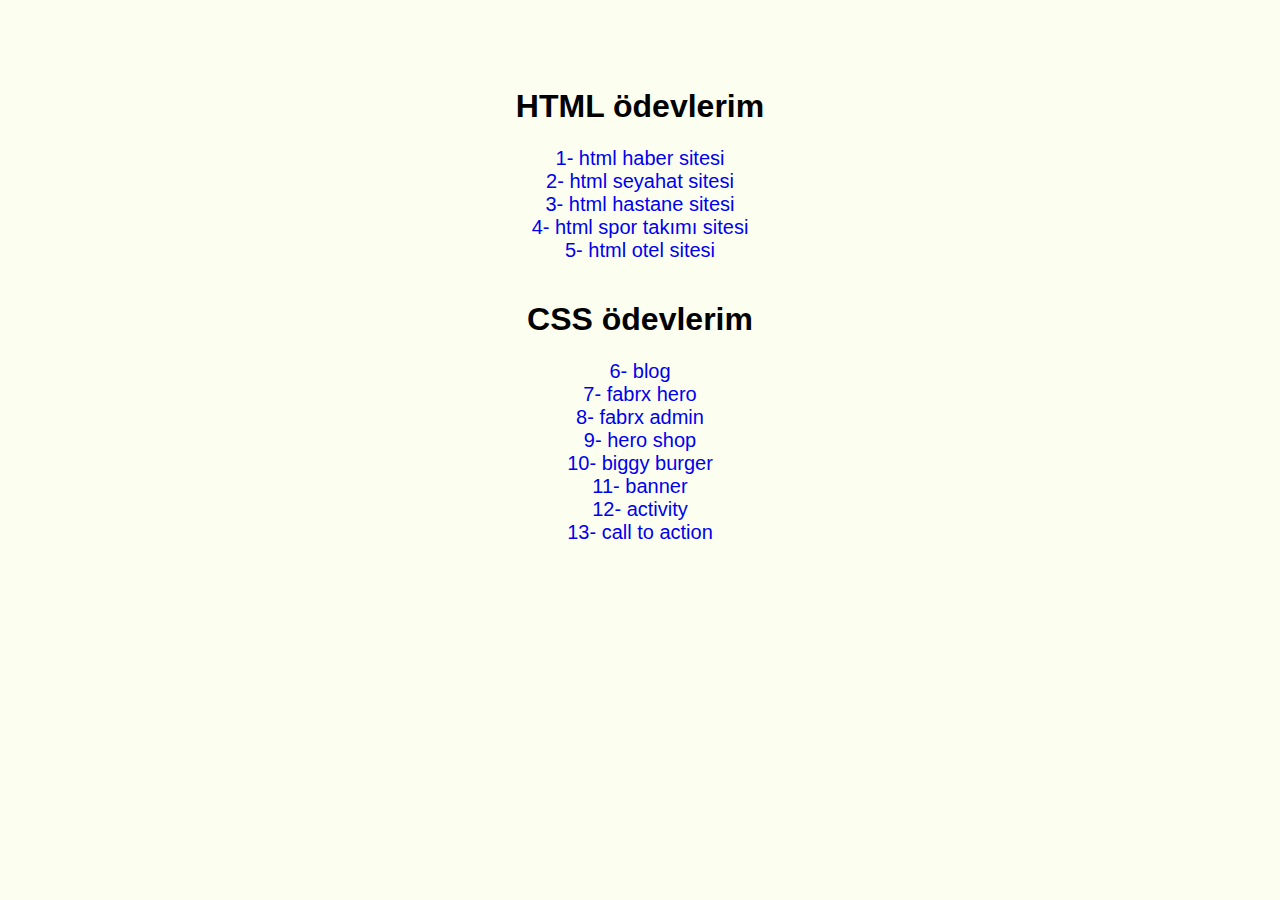
<file: index.html>
<!DOCTYPE html>
<html lang="en">
<head>
  <meta charset="UTF-8">
  <meta name="viewport" content="width=device-width, initial-scale=1.0">
  <title>full project</title>
  <style>
   
   body{
    background-color: rgba(251, 255, 237, 0.822)
   }
   
   
   h1{
      font-family: Arial, Helvetica, sans-serif;
    }

    a{
      font-size: 20px;
      font-family: Arial, Helvetica, sans-serif;
      text-decoration: none;
    }

    .container{
      margin-top: 7%;
      text-align: center;
      a{
        &:hover {
         color: gold;
        }
      }
    }
  </style>
</head>
<body>

  <div class="container">
  <h1>HTML ödevlerim</h1> 
  <a href="./HTML- haber sitesi/index.html">1- html haber sitesi</a>
  <br>
  <a href="./HTML- gezi rehberi sitesi/index.html">2- html seyahat sitesi</a>
  <br>
  <a href="./HTML- hastane sitesi/index.html">3- html hastane sitesi</a>
  <br>
  <a href="./HTML- spor takımı sitesi/index.html">4- html spor takımı sitesi</a>
  <br>
  <a href="HTML- otel sitesi/index.html">5- html otel sitesi</a>
  <br>
  <br>
  <h1> CSS ödevlerim </h1>
  <a href="./Blog 1/index.html">6- blog</a>
  <br>
  <a href="./Fabrx Hero 3/index.html">7- fabrx hero</a>
  <br>
  <a href="./Fabrx Admin 4/index.html">8- fabrx admin</a>
  <br>
  <a href="./Hero Shop 2/index.html">9- hero shop</a>
  <br>
  <a href="./Biggy Burger 5/index.html">10- biggy burger</a>
  <br>
  <a href="./Banner 6/index.html">11- banner</a>
  <br>
  <a href="./Activity 9/index.html">12- activity</a>
  <br>
  <a href="./Call to Action 10/index.html">13- call to action</a>

</div>

  


  







</body>
</html>
</file>
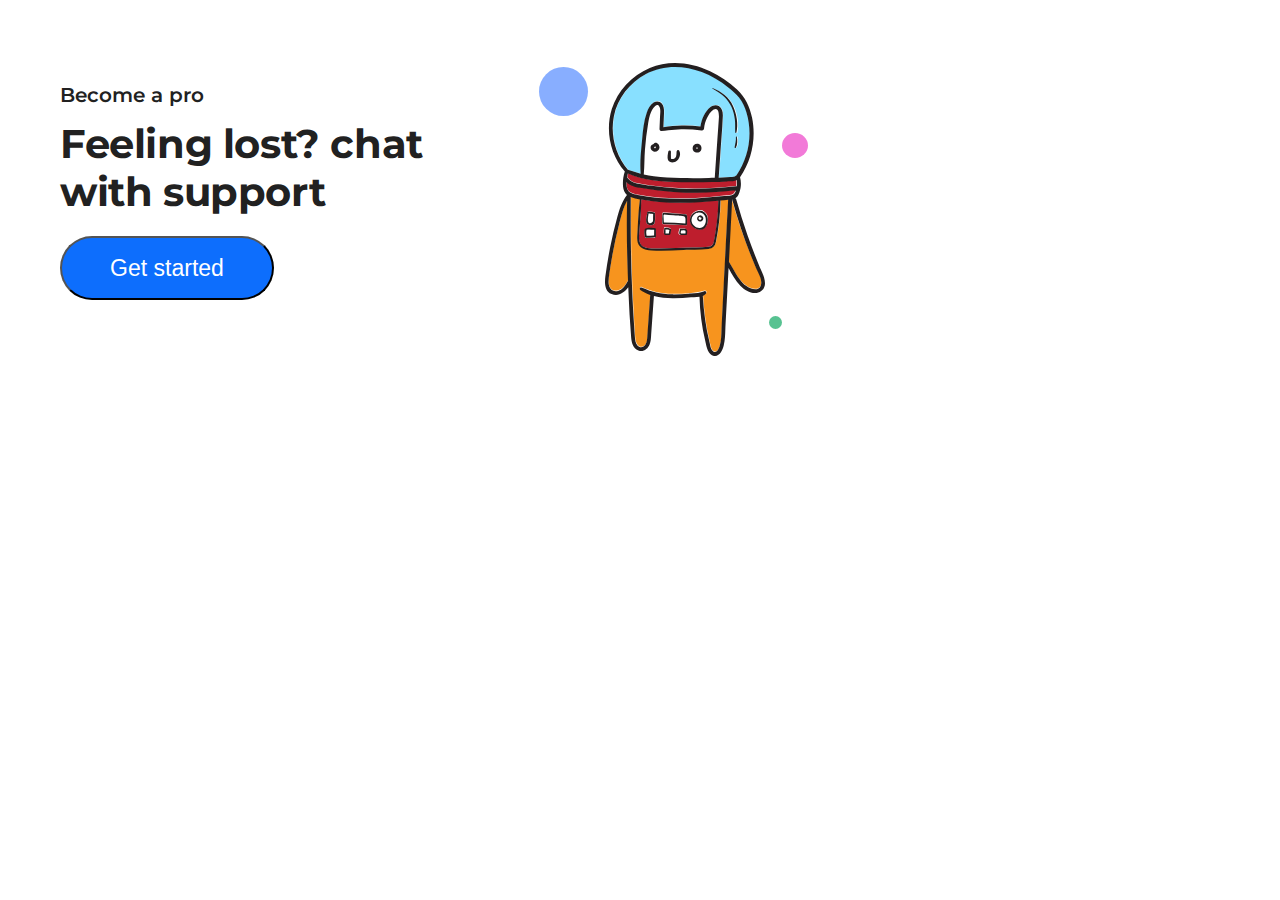
<file: Banner 6/index.html>
<!DOCTYPE html>
<html lang="en">
<head>
  <meta charset="UTF-8">
  <meta name="viewport" content="width=device-width, initial-scale=1.0">
  <title>Banner</title>
  <link rel="stylesheet" href="css/main.css">
</head>


<body>
  
  <div class="content">
    <div class="container">
      <div class="content__container">
        <h6>Become a pro</h6>
        <h3>Feeling lost? chat <br>with support</h3>
        <button class="my-button"><p>Get started</p></button>
      </div>
      <div class="content__images">
        <img src="images/Illustration.svg" alt="illustration">
      </div>
    </div>
  </div>




























</body>
</html>
</file>
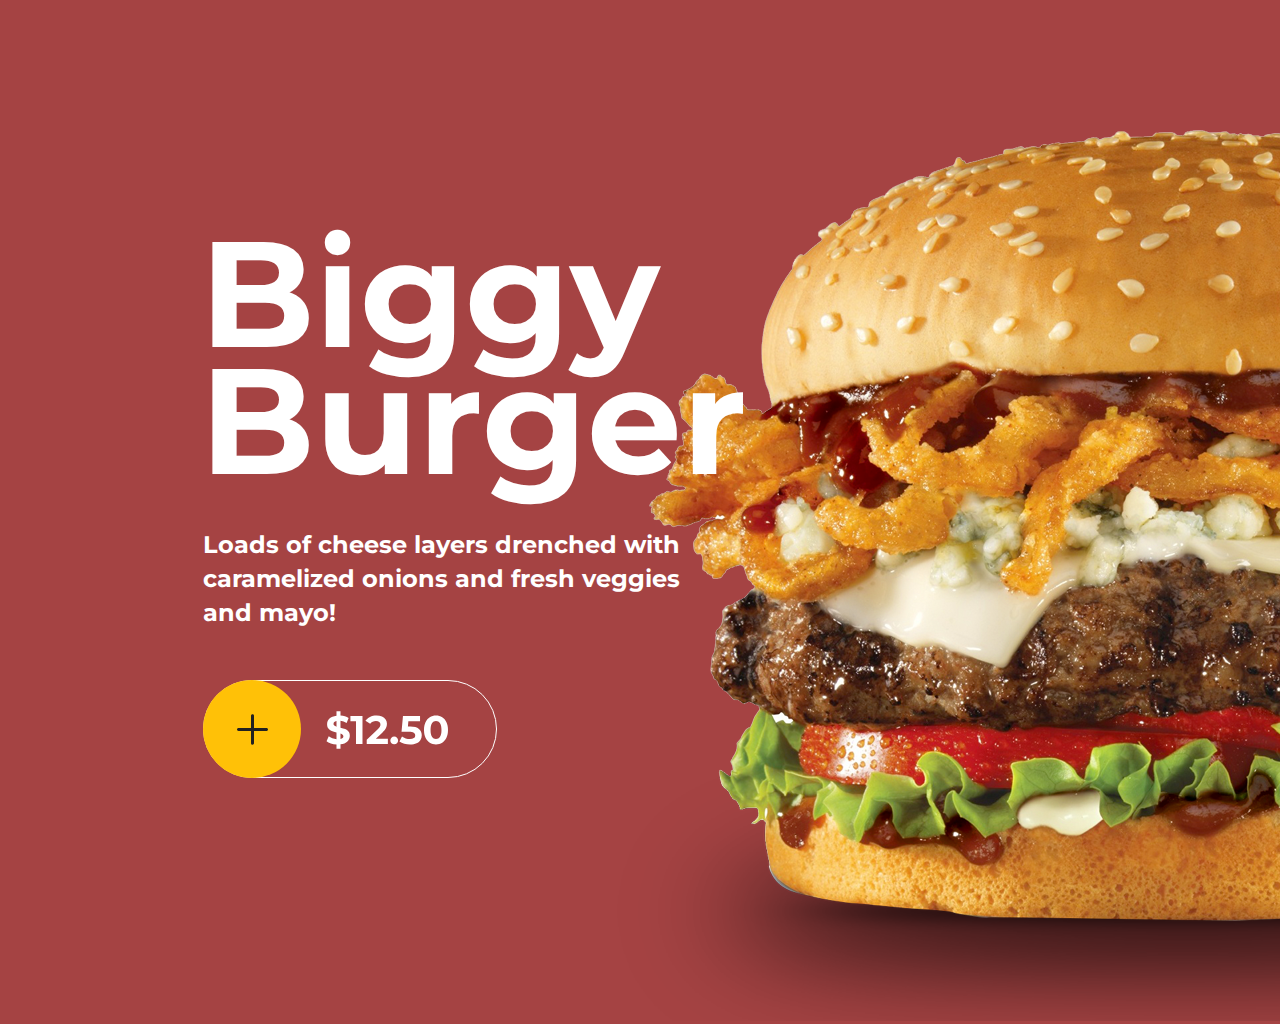
<file: Biggy Burger 5/index.html>
<!DOCTYPE html>
<html lang="tr">
<head>
  <meta charset="UTF-8">
  <meta name="viewport" content="width=device-width, initial-scale=1.0">
  <title>Biggy Burger</title>
  <link rel="stylesheet" href="css/main.css">
</head>



<body>
<div class="container">
  <div class="container__content">
    <h1>Biggy Burger</h1>
   <p>Loads of cheese layers drenched with caramelized onions and fresh veggies and mayo!</p>
    <div class="container__logo">
      <img src="images/Button.svg" alt="button">
    </div>
  </div>

  <div class="container__image">
    <img src="images/Image (1).svg" alt="biggy burger">
  </div>

  














</div>

  </div>






</body>
</html>
</file>
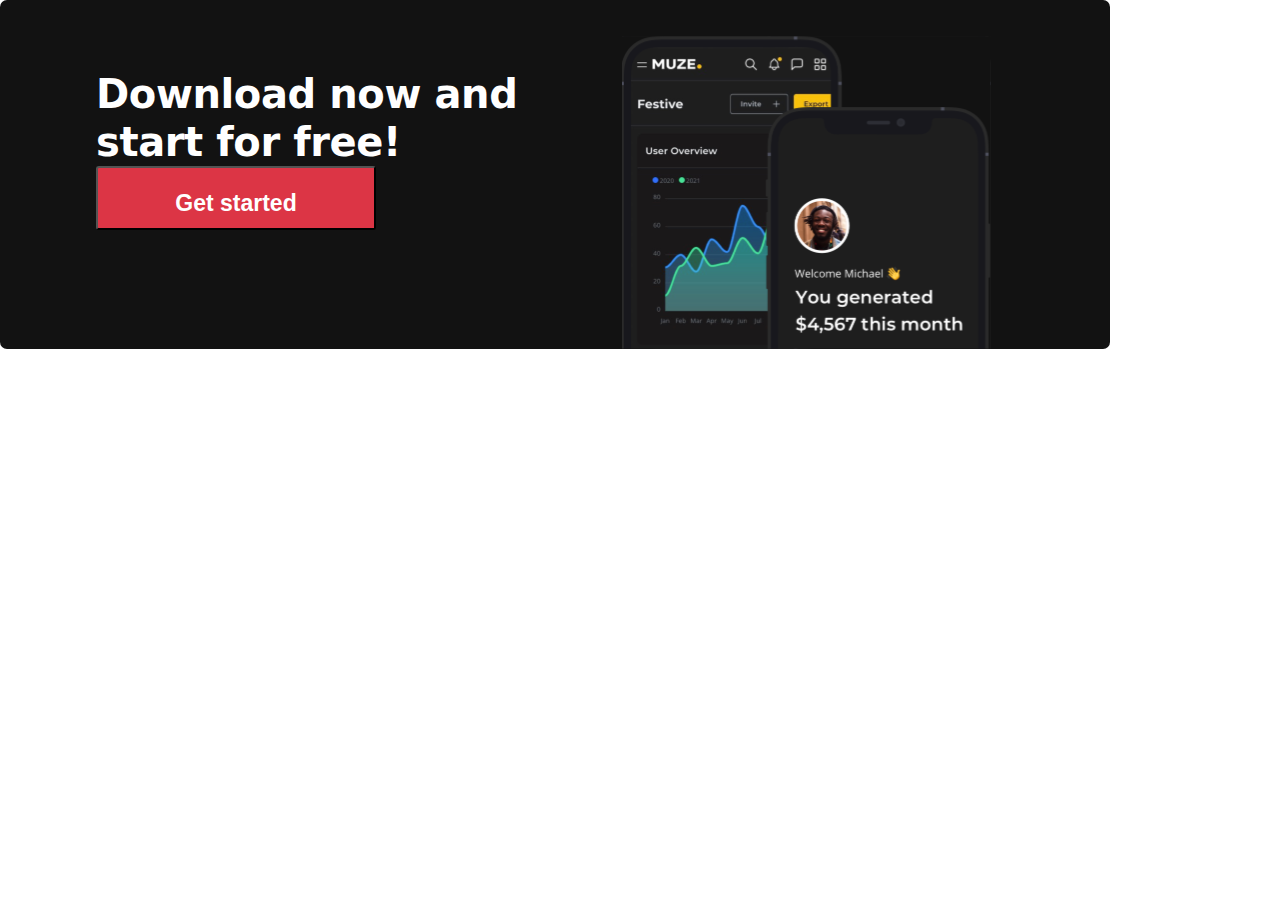
<file: Call to Action 10/index.html>
<!DOCTYPE html>
<html lang="en">
<head>
  <meta charset="UTF-8">
  <meta name="viewport" content="width=device-width, initial-scale=1.0">
  <title>Call To Action</title>
  <link rel="stylesheet" href="css/main.css">
</head>

<body>

<div class="container">
  <div class="container__content">
   <h3>Download now and start for free!</h3>
   <button class="my-button"><h4>Get started</h4></button>

  </div>
  <div class="container__images">
    <img src="images/Image (2).svg" alt="images">
   

  </div>
</div>









  
</body>
</html>
</file>
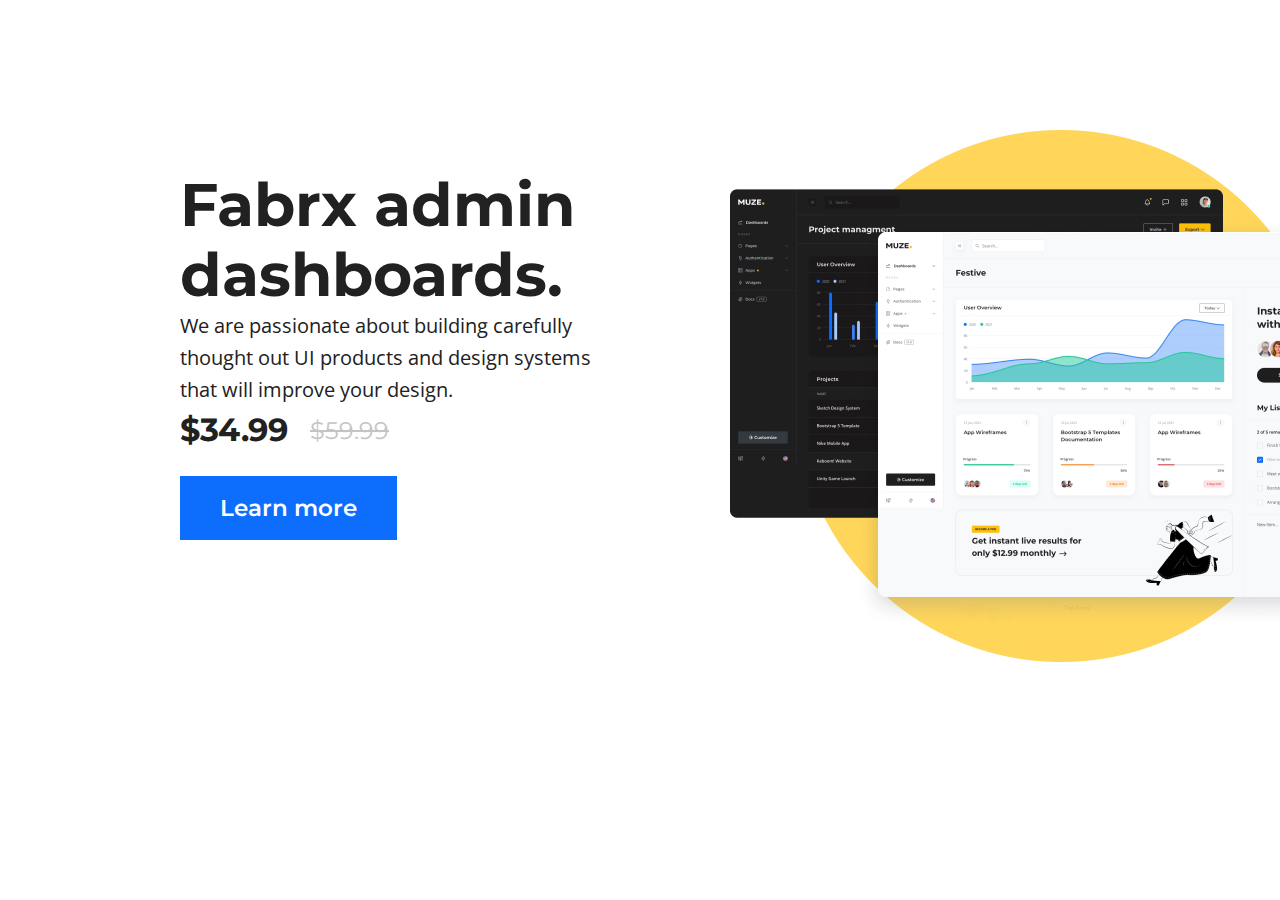
<file: Fabrx Admin 4/index.html>
<!DOCTYPE html>
<html lang="en">
<head>
  <meta charset="UTF-8">
  <meta name="viewport" content="width=device-width, initial-scale=1.0">
  <title>Fabrx</title>
  <link rel="stylesheet" href="css/main.css">
</head>


<body>
<div class="content">
<div class="container">
<div class="content__info">
  <h2>Fabrx admin <br>dashboards.</h2>
  <p>We are passionate about building carefully <br> thought out UI products and design systems <br> that will improve your design.</p>
  <h1>$34.99</h1> <h3><del>$59.99</del></h3> 
  <button class="button"><p>Learn more</p></button>
  <div class="image"> <img src="images/Image (4).jpg" alt="image"></div>
</div>






</div>
</div>


























</div>
</div>
















  
</body>
</html>
</file>
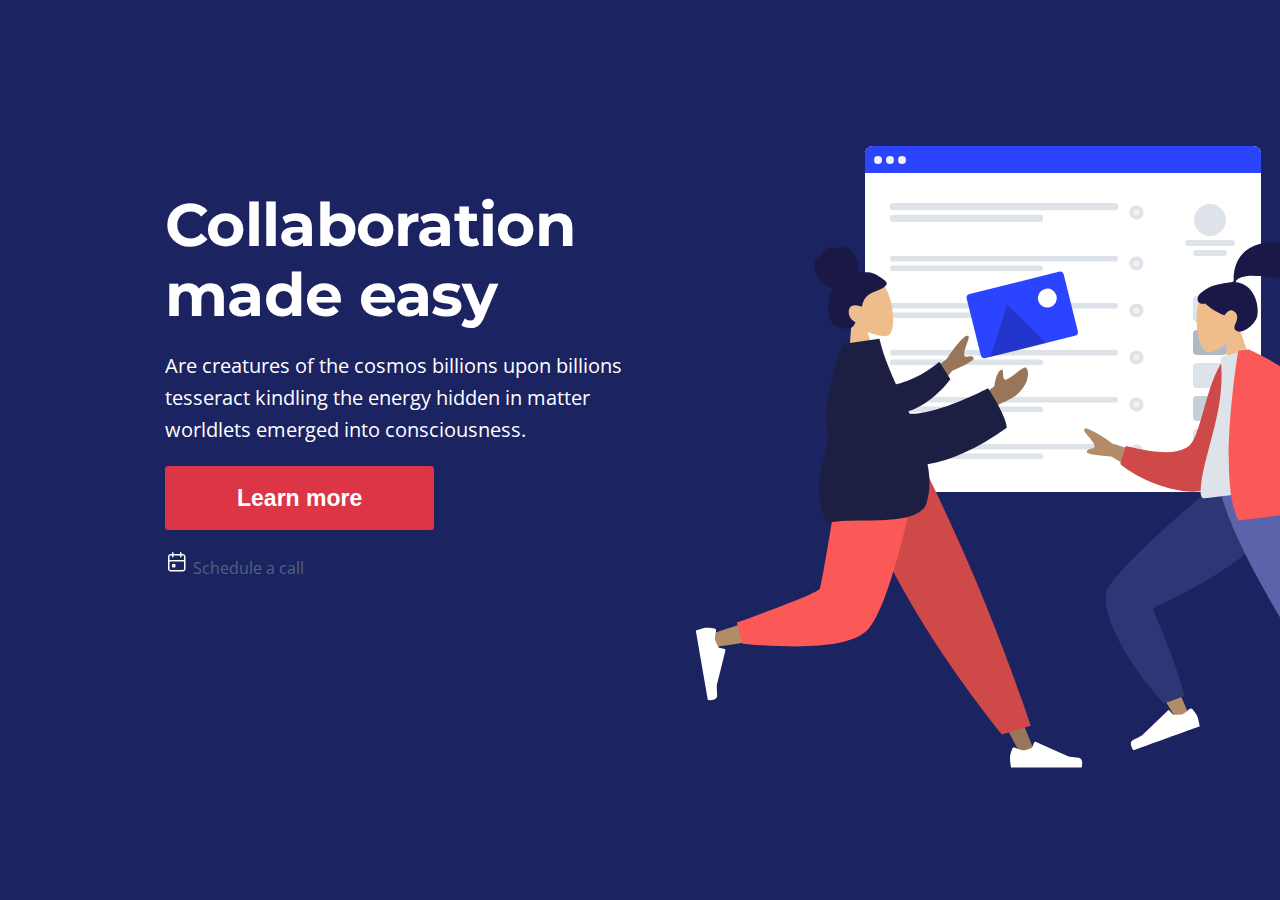
<file: Fabrx Hero 3/index.html>
<!DOCTYPE html>
<html lang="en">
<head>
  <meta charset="UTF-8">
  <meta name="viewport" content="width=device-width, initial-scale=1.0">
  <title>Document</title>
  <link rel="stylesheet" href="css/main.css">
</head>
<body>
  <div class="hero">
  <div class="container">
    <div class="hero__info">
              <h2>Collaboration made easy</h2>
              <p>Are creatures of the cosmos billions upon billions tesseract kindling the energy hidden in matter worldlets emerged into consciousness.</p>
              <button class="custom-button">Learn more</button>     
              <div class="schedule-call"> </div>
                <img src="images/Calendar.svg" alt="Icon" />
                <span>Schedule a call</span>
            
          </div>
    <div class="hero__web">   
    <img src="images/Web.svg" alt="web" class="web">
     </div>
    <div class="hero__human">
    <img src="images/Humaaan (1).svg" alt="Humaaaan" class="Humaaaan">
     </div>
     <div class="hero__human2">
      <img src="images/Humaaan.svg" alt="Humaaan">
     </div>
     <div class="hero__image">
      <img src="images/Image (1).svg" alt="image">
     </div>
     
</div>
</div>  
   
  </div>
   </div>
  </div>

  
</body>
</html>
</file>
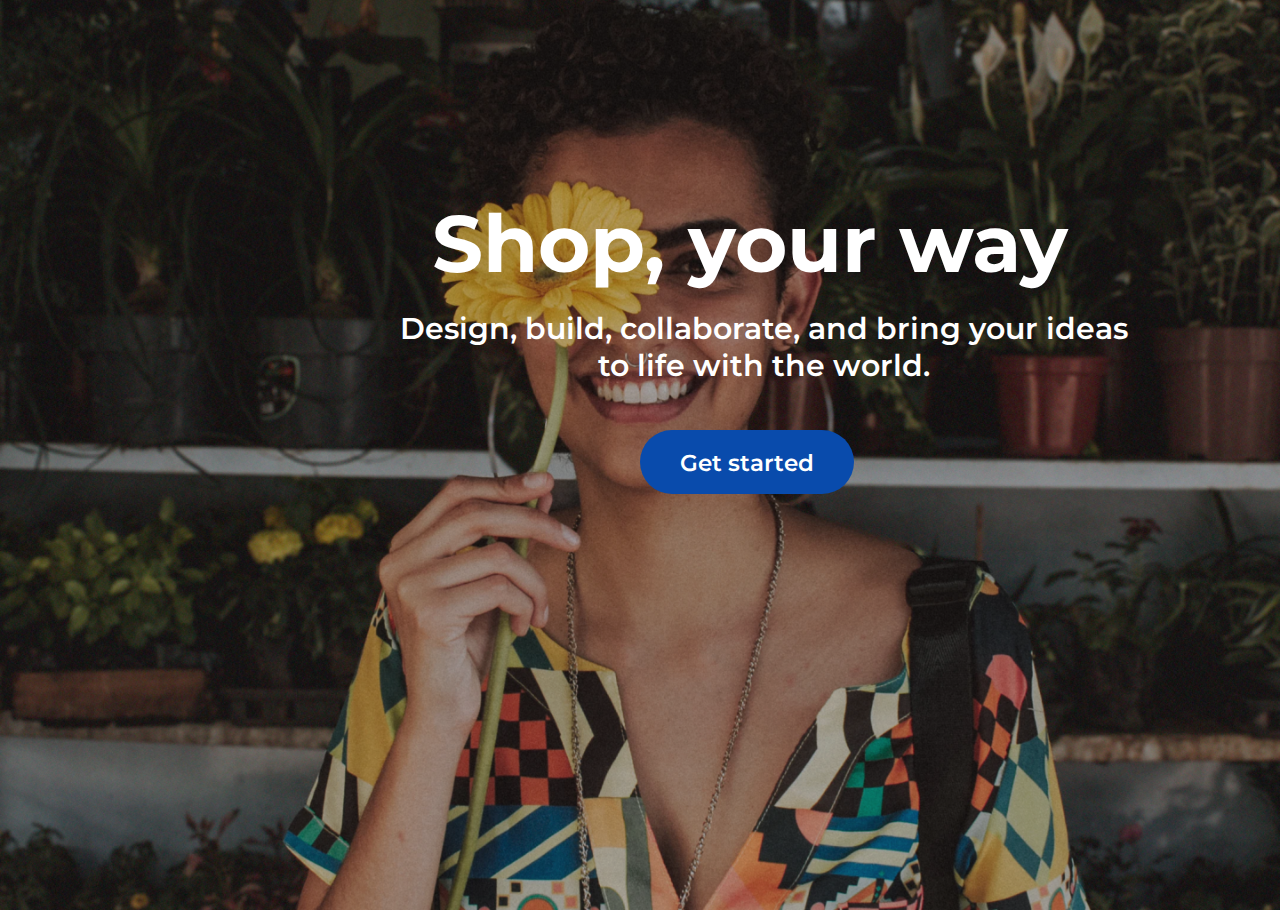
<file: Hero Shop 2/index.html>
<!DOCTYPE html>
<html lang="tr">


<head>
  <meta charset="UTF-8">
  <meta name="viewport" content="width=device-width, initial-scale=1.0">
  <title>hero shop</title>
  <link rel="stylesheet" href="css/main.css">
</head>


<body>
   <div class="background">
    <img src="images/Sharp.svg" alt="images">
   </div>

   <div class="content">
    <h1>Shop, your way</h1>
    <p>Design, build, collaborate, and bring your ideas <br>to life with the world.</p>
    <button class="btn"><h2>Get started</h2></button>
   </div>



  







</body>

</html>
</file>
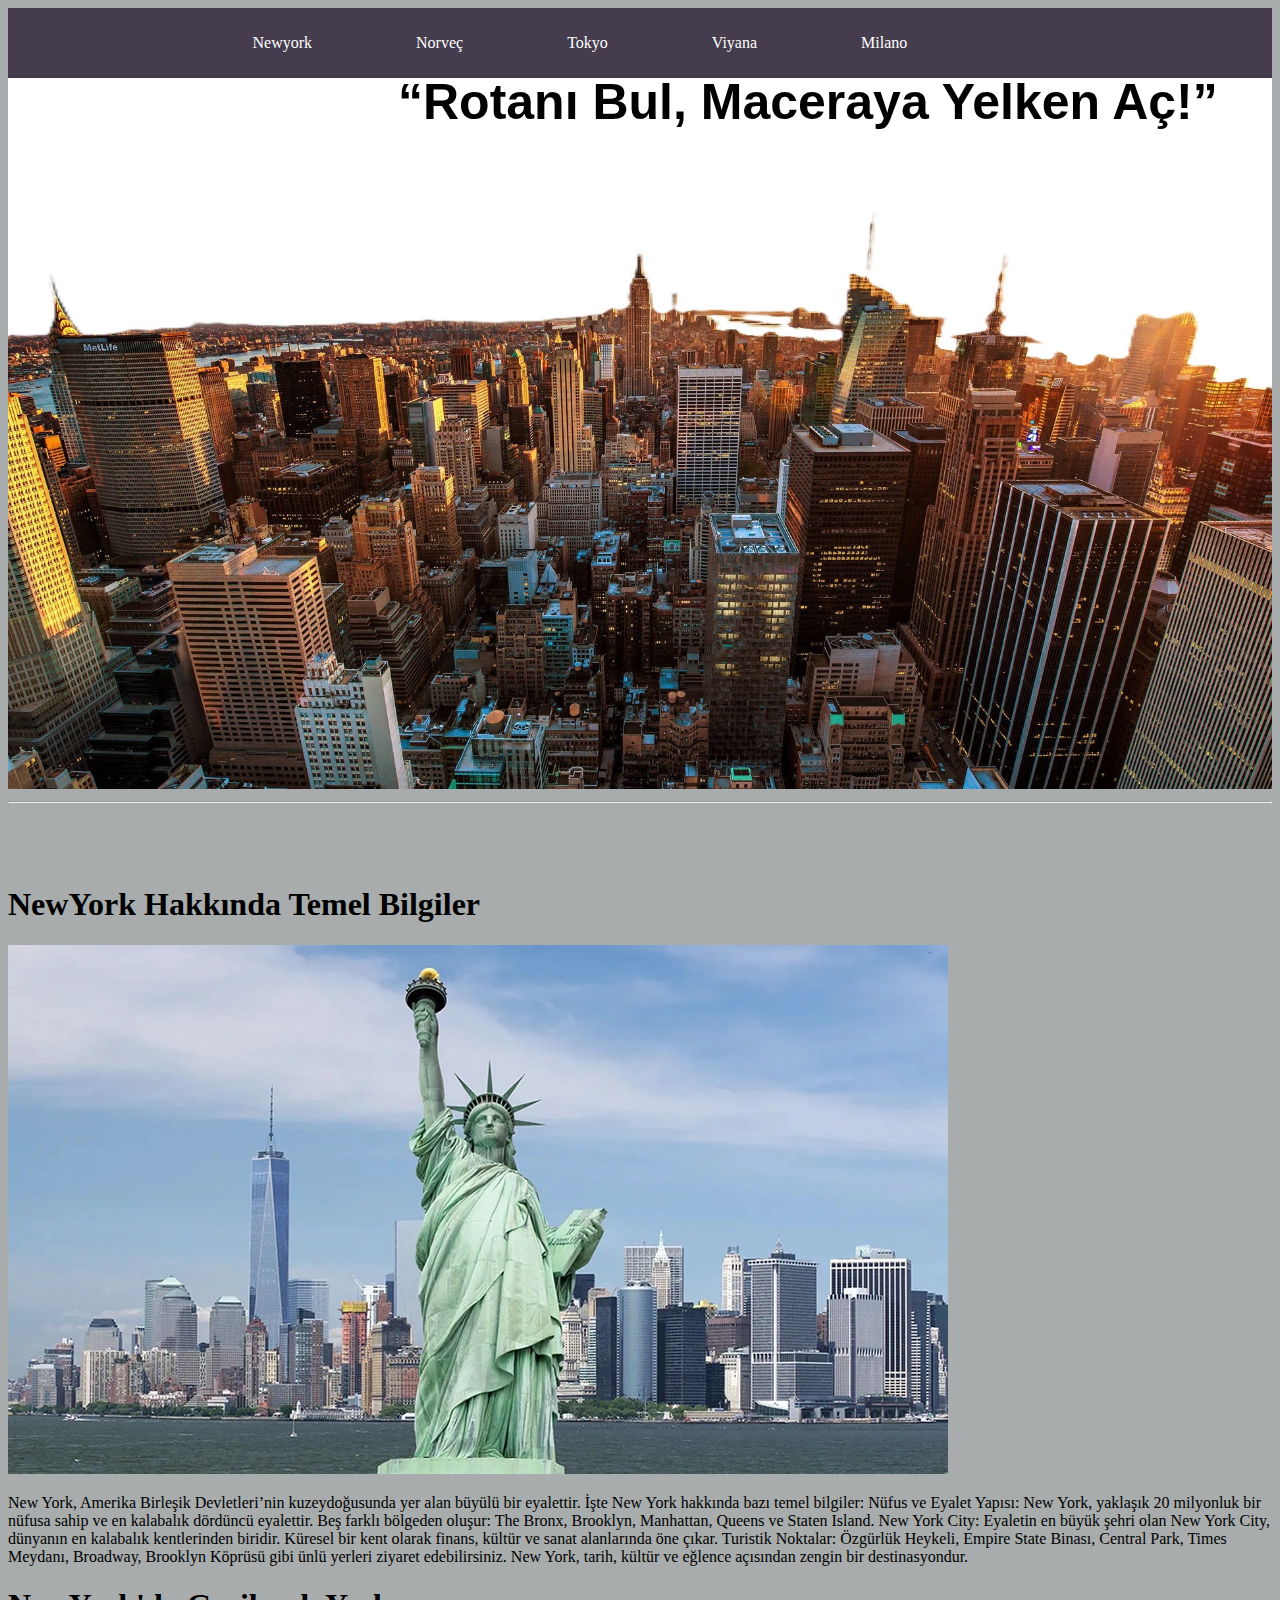
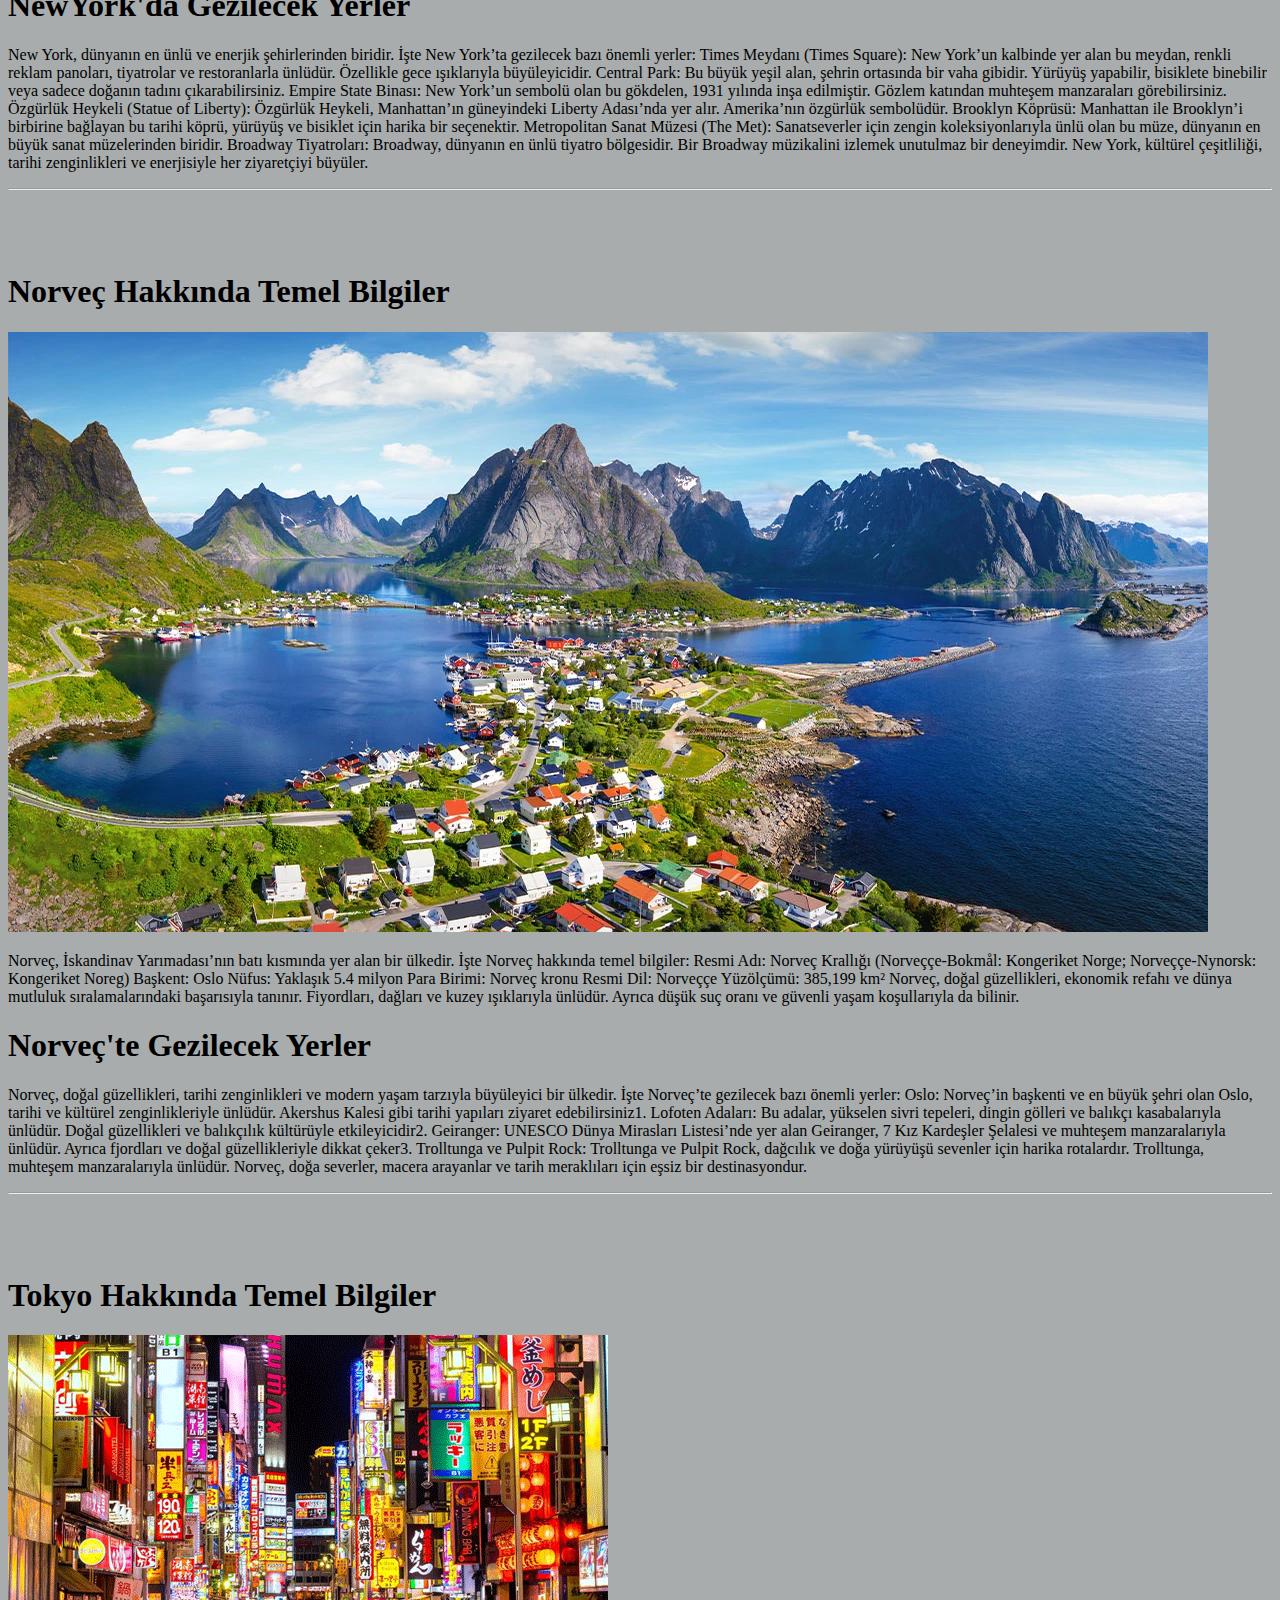
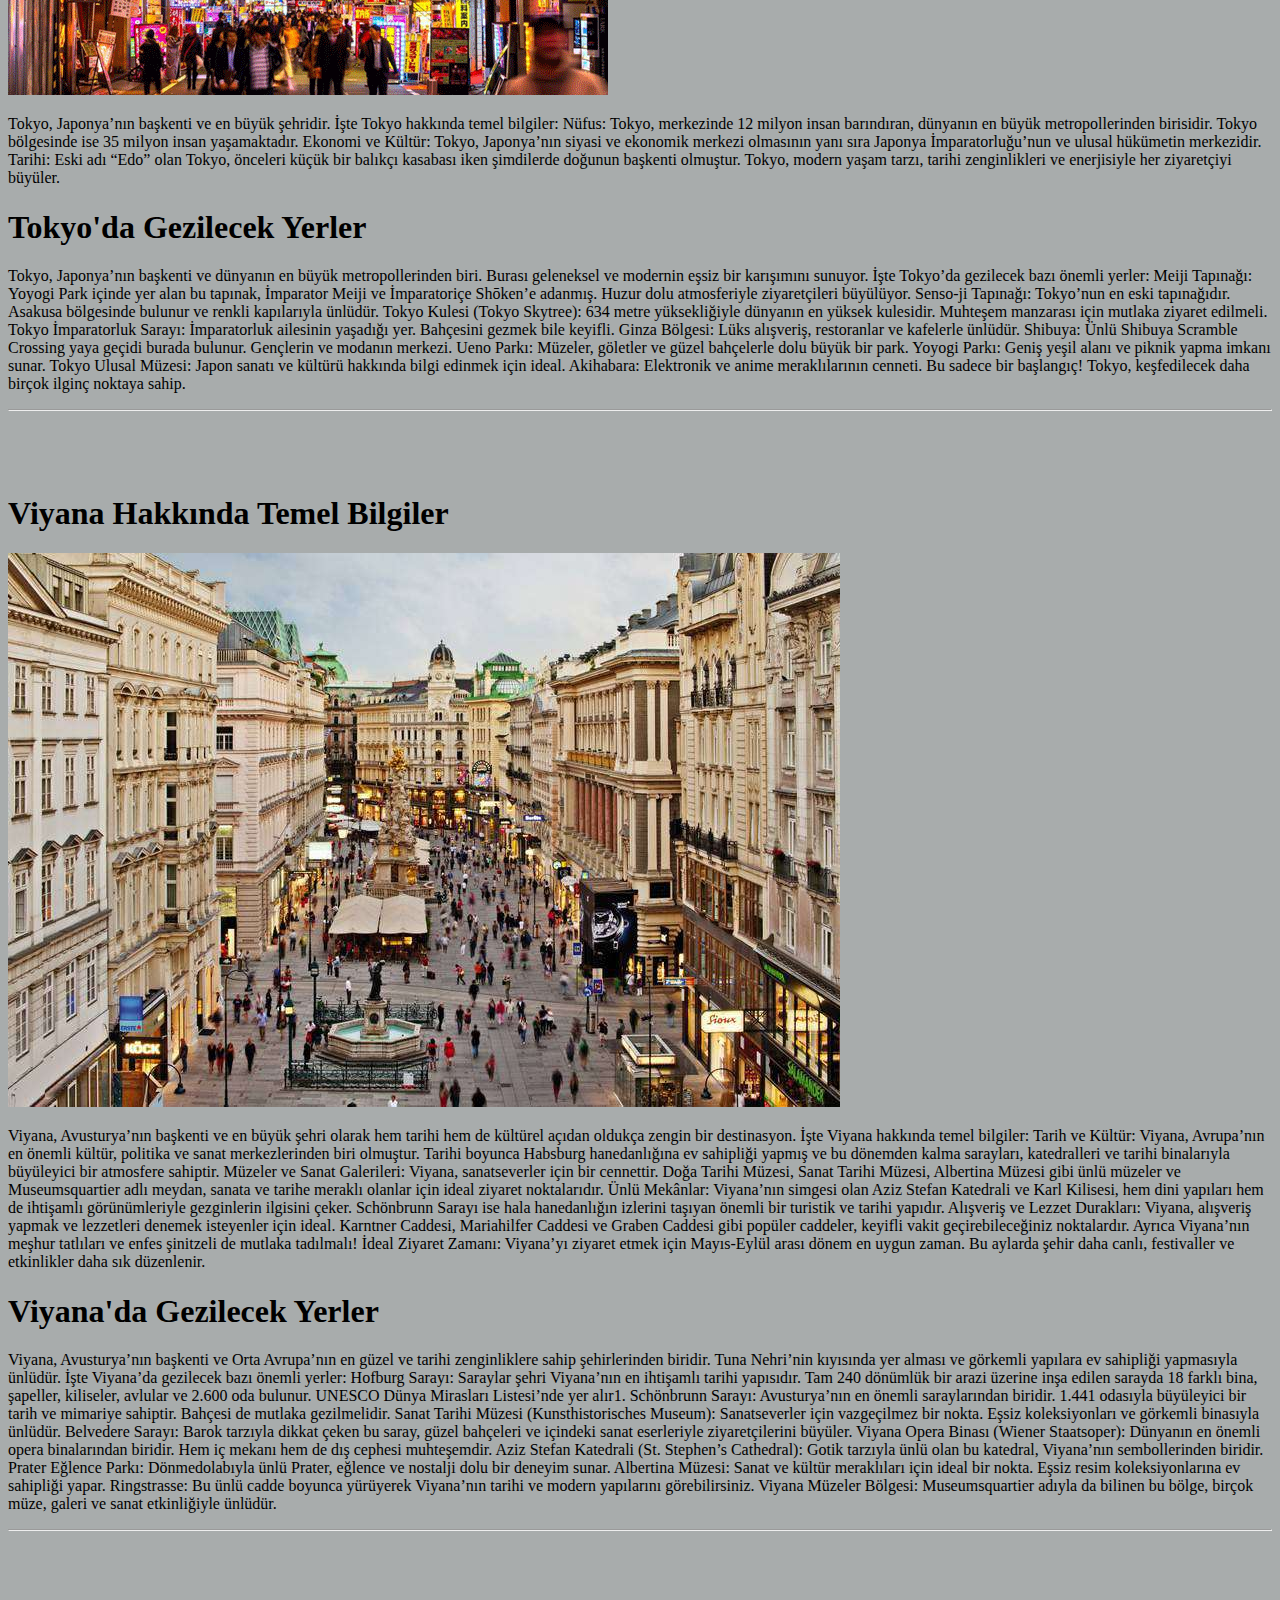
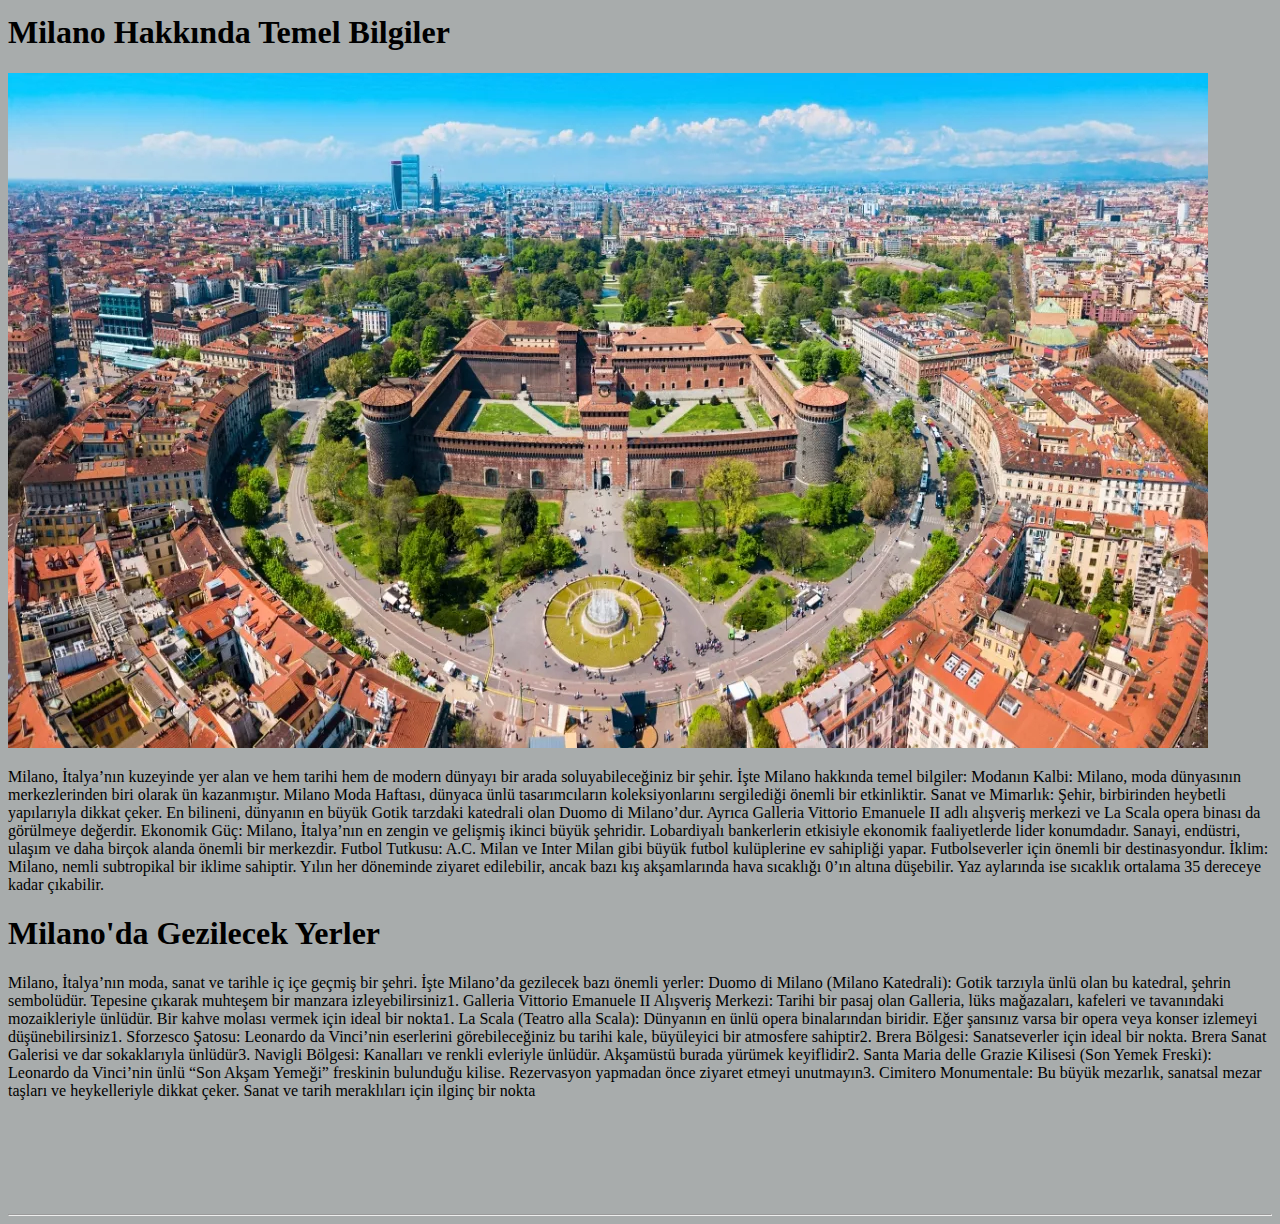
<file: HTML- gezi rehberi sitesi/index.html>
<!DOCTYPE html>
<html lang="en">
<head>
  <meta charset="UTF-8">
  <meta name="viewport" content="width=device-width, initial-scale=1.0">
  <title>VİP Travel</title>

  <style>

  body{
    background-color: rgb(168, 172, 172);
  }
 .header {
  width: 100%;
  max-width: 100%;
  height: 70px;
  margin: 0 auto;
  background-color: rgb(69, 60, 77);
}

.container {
  width: 975px;
  height: 70px;
  margin: 0 auto;
  display: flex;
  justify-content: space-between;
  align-items: center;
}

.header__menu a {
	color: white;
	text-decoration: none;
	margin-left: 100px;
}

.header__menu a:hover {
	color: rgb(12, 132, 68);
}

.home__page{
  img{
  width: 100%;
  max-width: 100%;
  height: auto;
  position: relative;
}
   h1{
    font-size: 40px;
    font-family: 'Franklin Gothic Medium', 'Arial Narrow', Arial, sans-serif;
    position: absolute;
    margin-top: -905px;
    margin-left: 90px;
    color: gold;
   }
   p{
    font-size: 50px;
    font-family: Arial, Helvetica, sans-serif;
    position: absolute;
    margin-top: -720px;
    margin-left: 390px;

   }
}

  </style>
</head>





<body>
  <div class="header">
    <div class="container">
      <div class="header__menu">
        <a href="#Newyork">Newyork</a>
        <a href="#Norway">Norveç</a>
        <a href="#Tokyo">Tokyo</a>
        <a href="#Viyana">Viyana</a>
        <a href="#Milano">Milano</a>
      </div>
    </div>
  </div>
  <div class="home__page">
      <img src="images/new-york-city-5oaa14h4mw6w3o71.jpg" alt="newyork city">
      <p><b>“Rotanı Bul, Maceraya Yelken Aç!”</b></p>
      <h1>VİP TRAVEL</h1>
  </div>
 <div class="content">
  <a name="Newyork"></a>
  <hr>
  <br>
  <br>
  <br>
 <h1>NewYork Hakkında Temel Bilgiler</h1>
 <img src="images/ozgurluk-anitinin-orijinal-rengi-aslinda-cok-farkliydi-z3dU.webp" alt="Newyork İmage">
 <p>New York, Amerika Birleşik Devletleri’nin kuzeydoğusunda yer alan büyülü bir eyalettir. İşte New York hakkında bazı temel bilgiler:

  Nüfus ve Eyalet Yapısı:
  New York, yaklaşık 20 milyonluk bir nüfusa sahip ve en kalabalık dördüncü eyalettir.
  Beş farklı bölgeden oluşur: The Bronx, Brooklyn, Manhattan, Queens ve Staten Island.
  New York City:
  Eyaletin en büyük şehri olan New York City, dünyanın en kalabalık kentlerinden biridir.
  Küresel bir kent olarak finans, kültür ve sanat alanlarında öne çıkar.
  Turistik Noktalar:
  Özgürlük Heykeli, Empire State Binası, Central Park, Times Meydanı, Broadway, Brooklyn Köprüsü gibi ünlü yerleri ziyaret edebilirsiniz.
  New York, tarih, kültür ve eğlence açısından zengin bir destinasyondur. </p>
  <h1>NewYork'da Gezilecek Yerler</h1>
  <p>New York, dünyanın en ünlü ve enerjik şehirlerinden biridir. İşte New York’ta gezilecek bazı önemli yerler:

    Times Meydanı (Times Square):
    New York’un kalbinde yer alan bu meydan, renkli reklam panoları, tiyatrolar ve restoranlarla ünlüdür. Özellikle gece ışıklarıyla büyüleyicidir.
    Central Park:
    Bu büyük yeşil alan, şehrin ortasında bir vaha gibidir. Yürüyüş yapabilir, bisiklete binebilir veya sadece doğanın tadını çıkarabilirsiniz.
    Empire State Binası:
    New York’un sembolü olan bu gökdelen, 1931 yılında inşa edilmiştir. Gözlem katından muhteşem manzaraları görebilirsiniz.
    Özgürlük Heykeli (Statue of Liberty):
    Özgürlük Heykeli, Manhattan’ın güneyindeki Liberty Adası’nda yer alır. Amerika’nın özgürlük sembolüdür.
    Brooklyn Köprüsü:
    Manhattan ile Brooklyn’i birbirine bağlayan bu tarihi köprü, yürüyüş ve bisiklet için harika bir seçenektir.
    Metropolitan Sanat Müzesi (The Met):
    Sanatseverler için zengin koleksiyonlarıyla ünlü olan bu müze, dünyanın en büyük sanat müzelerinden biridir.
    Broadway Tiyatroları:
    Broadway, dünyanın en ünlü tiyatro bölgesidir. Bir Broadway müzikalini izlemek unutulmaz bir deneyimdir.
    New York, kültürel çeşitliliği, tarihi zenginlikleri ve enerjisiyle her ziyaretçiyi büyüler.</p>


<hr>
    <a name="Norway"></a>
  <br>
  <br>
  <br>
 <h1>Norveç Hakkında Temel Bilgiler</h1>
 <img src="images/042c361032ffdd483d4c36663c4be3ed9e7d53fb.webp" alt="Norway">
 <p>Norveç, İskandinav Yarımadası’nın batı kısmında yer alan bir ülkedir. İşte Norveç hakkında temel bilgiler:

  Resmi Adı: Norveç Krallığı (Norveççe-Bokmål: Kongeriket Norge; Norveççe-Nynorsk: Kongeriket Noreg)
  Başkent: Oslo
  Nüfus: Yaklaşık 5.4 milyon
  Para Birimi: Norveç kronu
  Resmi Dil: Norveççe
  Yüzölçümü: 385,199 km²
  Norveç, doğal güzellikleri, ekonomik refahı ve dünya mutluluk sıralamalarındaki başarısıyla tanınır. Fiyordları, dağları ve kuzey ışıklarıyla ünlüdür. Ayrıca düşük suç oranı ve güvenli yaşam koşullarıyla da bilinir.  </p>
  <h1>Norveç'te Gezilecek Yerler</h1>
  <p>Norveç, doğal güzellikleri, tarihi zenginlikleri ve modern yaşam tarzıyla büyüleyici bir ülkedir. İşte Norveç’te gezilecek bazı önemli yerler:

    Oslo:
    Norveç’in başkenti ve en büyük şehri olan Oslo, tarihi ve kültürel zenginlikleriyle ünlüdür. Akershus Kalesi gibi tarihi yapıları ziyaret edebilirsiniz1.
    Lofoten Adaları:
    Bu adalar, yükselen sivri tepeleri, dingin gölleri ve balıkçı kasabalarıyla ünlüdür. Doğal güzellikleri ve balıkçılık kültürüyle etkileyicidir2.
    Geiranger:
    UNESCO Dünya Mirasları Listesi’nde yer alan Geiranger, 7 Kız Kardeşler Şelalesi ve muhteşem manzaralarıyla ünlüdür. Ayrıca fjordları ve doğal güzellikleriyle dikkat çeker3.
    Trolltunga ve Pulpit Rock:
    Trolltunga ve Pulpit Rock, dağcılık ve doğa yürüyüşü sevenler için harika rotalardır. Trolltunga, muhteşem manzaralarıyla ünlüdür.
    Norveç, doğa severler, macera arayanlar ve tarih meraklıları için eşsiz bir destinasyondur.</p>






    <hr>
    <a name="Tokyo"></a>
  <br>
  <br>
  <br>
 <h1>Tokyo Hakkında Temel Bilgiler</h1>
 <img src="images/tokyo-pp.gif" alt="Tokyo">
 <p>Tokyo, Japonya’nın başkenti ve en büyük şehridir. İşte Tokyo hakkında temel bilgiler:

  Nüfus: Tokyo, merkezinde 12 milyon insan barındıran, dünyanın en büyük metropollerinden birisidir. Tokyo bölgesinde ise 35 milyon insan yaşamaktadır.
  Ekonomi ve Kültür: Tokyo, Japonya’nın siyasi ve ekonomik merkezi olmasının yanı sıra Japonya İmparatorluğu’nun ve ulusal hükümetin merkezidir.
  Tarihi: Eski adı “Edo” olan Tokyo, önceleri küçük bir balıkçı kasabası iken şimdilerde doğunun başkenti olmuştur.
  Tokyo, modern yaşam tarzı, tarihi zenginlikleri ve enerjisiyle her ziyaretçiyi büyüler.</p>
  <h1>Tokyo'da Gezilecek Yerler</h1>
  <p>Tokyo, Japonya’nın başkenti ve dünyanın en büyük metropollerinden biri. Burası geleneksel ve modernin eşsiz bir karışımını sunuyor. İşte Tokyo’da gezilecek bazı önemli yerler:

    Meiji Tapınağı: Yoyogi Park içinde yer alan bu tapınak, İmparator Meiji ve İmparatoriçe Shōken’e adanmış. Huzur dolu atmosferiyle ziyaretçileri büyülüyor.
    Senso-ji Tapınağı: Tokyo’nun en eski tapınağıdır. Asakusa bölgesinde bulunur ve renkli kapılarıyla ünlüdür.
    Tokyo Kulesi (Tokyo Skytree): 634 metre yüksekliğiyle dünyanın en yüksek kulesidir. Muhteşem manzarası için mutlaka ziyaret edilmeli.
    Tokyo İmparatorluk Sarayı: İmparatorluk ailesinin yaşadığı yer. Bahçesini gezmek bile keyifli.
    Ginza Bölgesi: Lüks alışveriş, restoranlar ve kafelerle ünlüdür.
    Shibuya: Ünlü Shibuya Scramble Crossing yaya geçidi burada bulunur. Gençlerin ve modanın merkezi.
    Ueno Parkı: Müzeler, göletler ve güzel bahçelerle dolu büyük bir park.
    Yoyogi Parkı: Geniş yeşil alanı ve piknik yapma imkanı sunar.
    Tokyo Ulusal Müzesi: Japon sanatı ve kültürü hakkında bilgi edinmek için ideal.
    Akihabara: Elektronik ve anime meraklılarının cenneti.
    Bu sadece bir başlangıç! Tokyo, keşfedilecek daha birçok ilginç noktaya sahip.</p>





    <hr>
    <a name="Viyana"></a>
  <br>
  <br>
  <br>
 <h1>Viyana Hakkında Temel Bilgiler</h1>
 <img src="images/orta-avrupa-5.jfif" alt="Viyana">
 <p>Viyana, Avusturya’nın başkenti ve en büyük şehri olarak hem tarihi hem de kültürel açıdan oldukça zengin bir destinasyon. İşte Viyana hakkında temel bilgiler:

  Tarih ve Kültür: Viyana, Avrupa’nın en önemli kültür, politika ve sanat merkezlerinden biri olmuştur. Tarihi boyunca Habsburg hanedanlığına ev sahipliği yapmış ve bu dönemden kalma sarayları, katedralleri ve tarihi binalarıyla büyüleyici bir atmosfere sahiptir.
  Müzeler ve Sanat Galerileri: Viyana, sanatseverler için bir cennettir. Doğa Tarihi Müzesi, Sanat Tarihi Müzesi, Albertina Müzesi gibi ünlü müzeler ve Museumsquartier adlı meydan, sanata ve tarihe meraklı olanlar için ideal ziyaret noktalarıdır.
  Ünlü Mekânlar: Viyana’nın simgesi olan Aziz Stefan Katedrali ve Karl Kilisesi, hem dini yapıları hem de ihtişamlı görünümleriyle gezginlerin ilgisini çeker. Schönbrunn Sarayı ise hala hanedanlığın izlerini taşıyan önemli bir turistik ve tarihi yapıdır.
  Alışveriş ve Lezzet Durakları: Viyana, alışveriş yapmak ve lezzetleri denemek isteyenler için ideal. Karntner Caddesi, Mariahilfer Caddesi ve Graben Caddesi gibi popüler caddeler, keyifli vakit geçirebileceğiniz noktalardır. Ayrıca Viyana’nın meşhur tatlıları ve enfes şinitzeli de mutlaka tadılmalı!
  İdeal Ziyaret Zamanı: Viyana’yı ziyaret etmek için Mayıs-Eylül arası dönem en uygun zaman. Bu aylarda şehir daha canlı, festivaller ve etkinlikler daha sık düzenlenir.</p>
  <h1>Viyana'da Gezilecek Yerler</h1>
  <p>Viyana, Avusturya’nın başkenti ve Orta Avrupa’nın en güzel ve tarihi zenginliklere sahip şehirlerinden biridir. Tuna Nehri’nin kıyısında yer alması ve görkemli yapılara ev sahipliği yapmasıyla ünlüdür. İşte Viyana’da gezilecek bazı önemli yerler:

    Hofburg Sarayı: Saraylar şehri Viyana’nın en ihtişamlı tarihi yapısıdır. Tam 240 dönümlük bir arazi üzerine inşa edilen sarayda 18 farklı bina, şapeller, kiliseler, avlular ve 2.600 oda bulunur. UNESCO Dünya Mirasları Listesi’nde yer alır1.
    Schönbrunn Sarayı: Avusturya’nın en önemli saraylarından biridir. 1.441 odasıyla büyüleyici bir tarih ve mimariye sahiptir. Bahçesi de mutlaka gezilmelidir.
    Sanat Tarihi Müzesi (Kunsthistorisches Museum): Sanatseverler için vazgeçilmez bir nokta. Eşsiz koleksiyonları ve görkemli binasıyla ünlüdür.
    Belvedere Sarayı: Barok tarzıyla dikkat çeken bu saray, güzel bahçeleri ve içindeki sanat eserleriyle ziyaretçilerini büyüler.
    Viyana Opera Binası (Wiener Staatsoper): Dünyanın en önemli opera binalarından biridir. Hem iç mekanı hem de dış cephesi muhteşemdir.
    Aziz Stefan Katedrali (St. Stephen’s Cathedral): Gotik tarzıyla ünlü olan bu katedral, Viyana’nın sembollerinden biridir.
    Prater Eğlence Parkı: Dönmedolabıyla ünlü Prater, eğlence ve nostalji dolu bir deneyim sunar.
    Albertina Müzesi: Sanat ve kültür meraklıları için ideal bir nokta. Eşsiz resim koleksiyonlarına ev sahipliği yapar.
    Ringstrasse: Bu ünlü cadde boyunca yürüyerek Viyana’nın tarihi ve modern yapılarını görebilirsiniz.
    Viyana Müzeler Bölgesi: Museumsquartier adıyla da bilinen bu bölge, birçok müze, galeri ve sanat etkinliğiyle ünlüdür.</p>






    <hr>
    <a name="Milano"></a>
  <br>
  <br>
  <br>
 <h1>Milano Hakkında Temel Bilgiler</h1>
 <img src="images/1200x675_cmsv2_d1ac2a50-31b6-5bd5-b843-4a5d609545f1-7988888.webp" alt="Milano">
 <p>Milano, İtalya’nın kuzeyinde yer alan ve hem tarihi hem de modern dünyayı bir arada soluyabileceğiniz bir şehir. İşte Milano hakkında temel bilgiler:

  Modanın Kalbi: Milano, moda dünyasının merkezlerinden biri olarak ün kazanmıştır. Milano Moda Haftası, dünyaca ünlü tasarımcıların koleksiyonlarını sergilediği önemli bir etkinliktir.
  Sanat ve Mimarlık: Şehir, birbirinden heybetli yapılarıyla dikkat çeker. En bilineni, dünyanın en büyük Gotik tarzdaki katedrali olan Duomo di Milano’dur. Ayrıca Galleria Vittorio Emanuele II adlı alışveriş merkezi ve La Scala opera binası da görülmeye değerdir.
  Ekonomik Güç: Milano, İtalya’nın en zengin ve gelişmiş ikinci büyük şehridir. Lobardiyalı bankerlerin etkisiyle ekonomik faaliyetlerde lider konumdadır. Sanayi, endüstri, ulaşım ve daha birçok alanda önemli bir merkezdir.
  Futbol Tutkusu: A.C. Milan ve Inter Milan gibi büyük futbol kulüplerine ev sahipliği yapar. Futbolseverler için önemli bir destinasyondur.
  İklim: Milano, nemli subtropikal bir iklime sahiptir. Yılın her döneminde ziyaret edilebilir, ancak bazı kış akşamlarında hava sıcaklığı 0’ın altına düşebilir. Yaz aylarında ise sıcaklık ortalama 35 dereceye kadar çıkabilir.</p>
  <h1>Milano'da Gezilecek Yerler</h1>
  <p>Milano, İtalya’nın moda, sanat ve tarihle iç içe geçmiş bir şehri. İşte Milano’da gezilecek bazı önemli yerler:

    Duomo di Milano (Milano Katedrali): Gotik tarzıyla ünlü olan bu katedral, şehrin sembolüdür. Tepesine çıkarak muhteşem bir manzara izleyebilirsiniz1.
    Galleria Vittorio Emanuele II Alışveriş Merkezi: Tarihi bir pasaj olan Galleria, lüks mağazaları, kafeleri ve tavanındaki mozaikleriyle ünlüdür. Bir kahve molası vermek için ideal bir nokta1.
    La Scala (Teatro alla Scala): Dünyanın en ünlü opera binalarından biridir. Eğer şansınız varsa bir opera veya konser izlemeyi düşünebilirsiniz1.
    Sforzesco Şatosu: Leonardo da Vinci’nin eserlerini görebileceğiniz bu tarihi kale, büyüleyici bir atmosfere sahiptir2.
    Brera Bölgesi: Sanatseverler için ideal bir nokta. Brera Sanat Galerisi ve dar sokaklarıyla ünlüdür3.
    Navigli Bölgesi: Kanalları ve renkli evleriyle ünlüdür. Akşamüstü burada yürümek keyiflidir2.
    Santa Maria delle Grazie Kilisesi (Son Yemek Freski): Leonardo da Vinci’nin ünlü “Son Akşam Yemeği” freskinin bulunduğu kilise. Rezervasyon yapmadan önce ziyaret etmeyi unutmayın3.
    Cimitero Monumentale: Bu büyük mezarlık, sanatsal mezar taşları ve heykelleriyle dikkat çeker. Sanat ve tarih meraklıları için ilginç bir nokta</p>

<br>
<br>
<br>
<br>
<br>
<hr>










 </div>
</file>
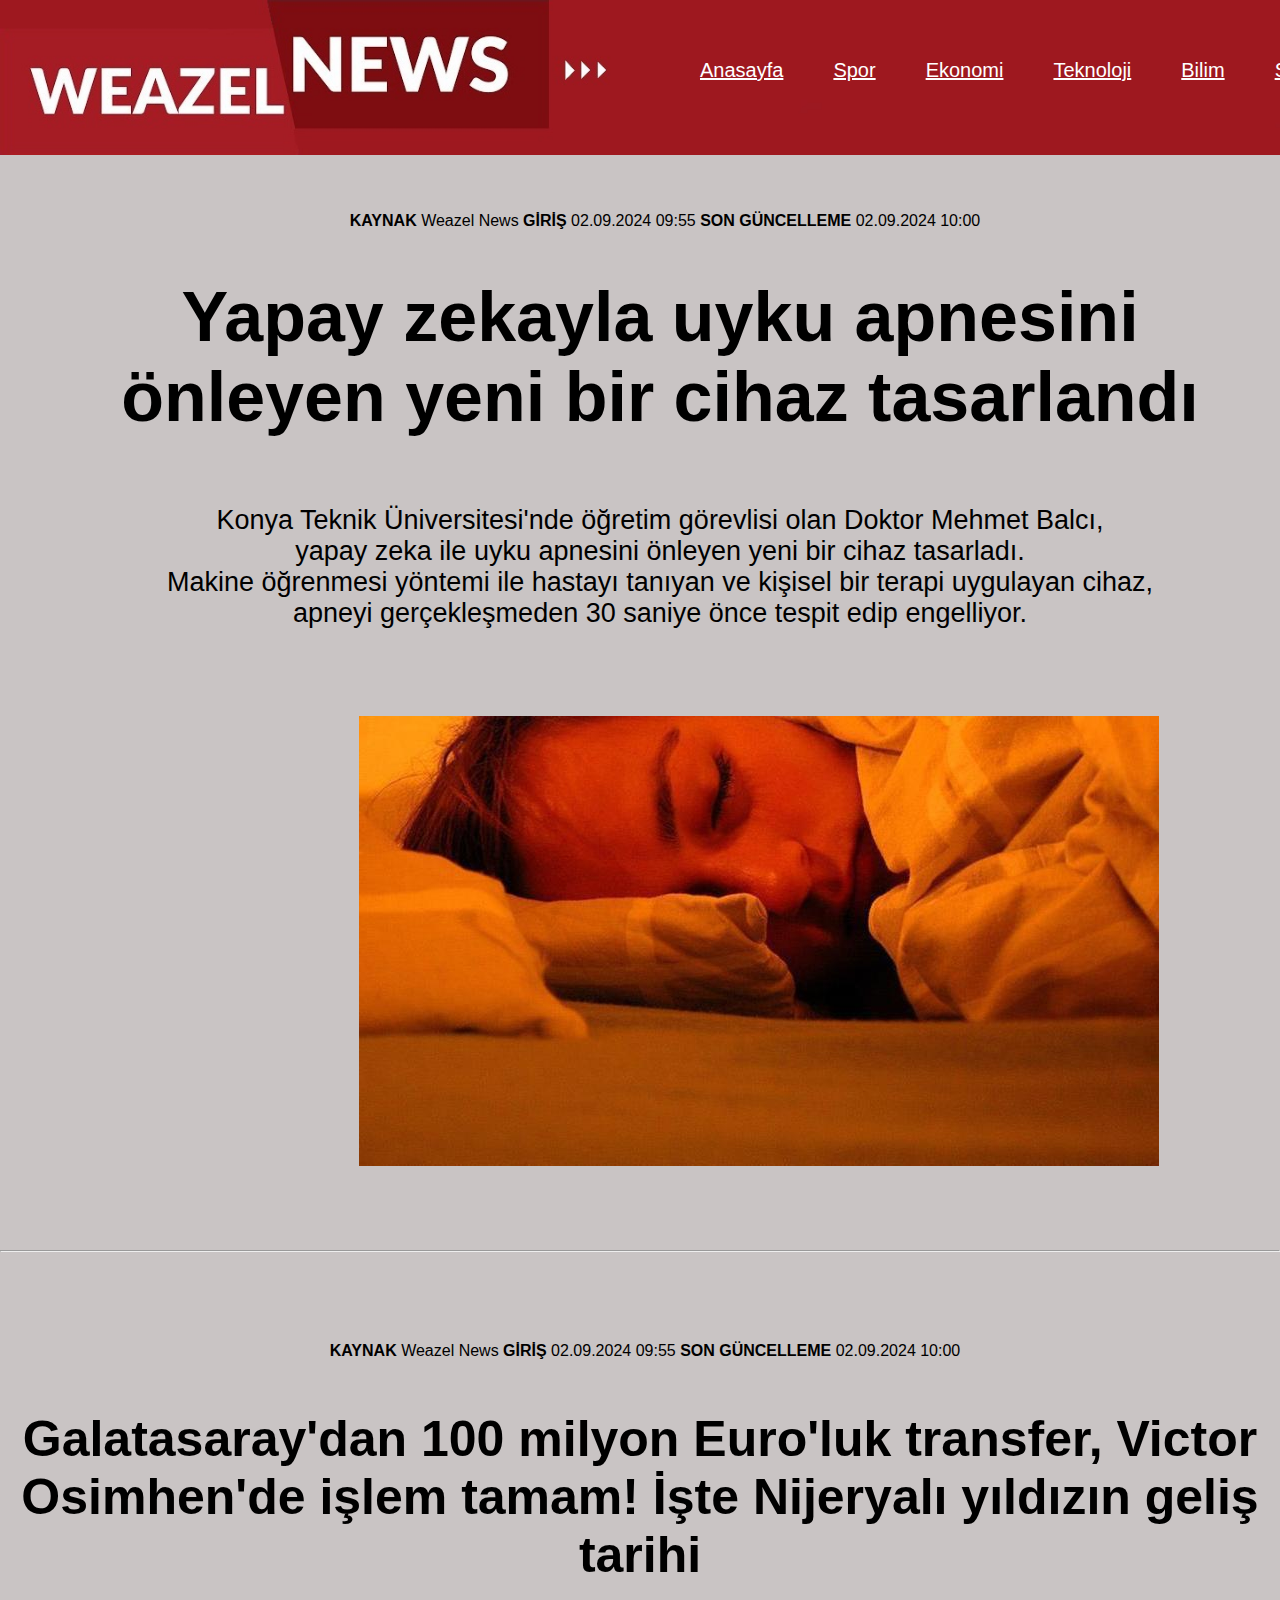
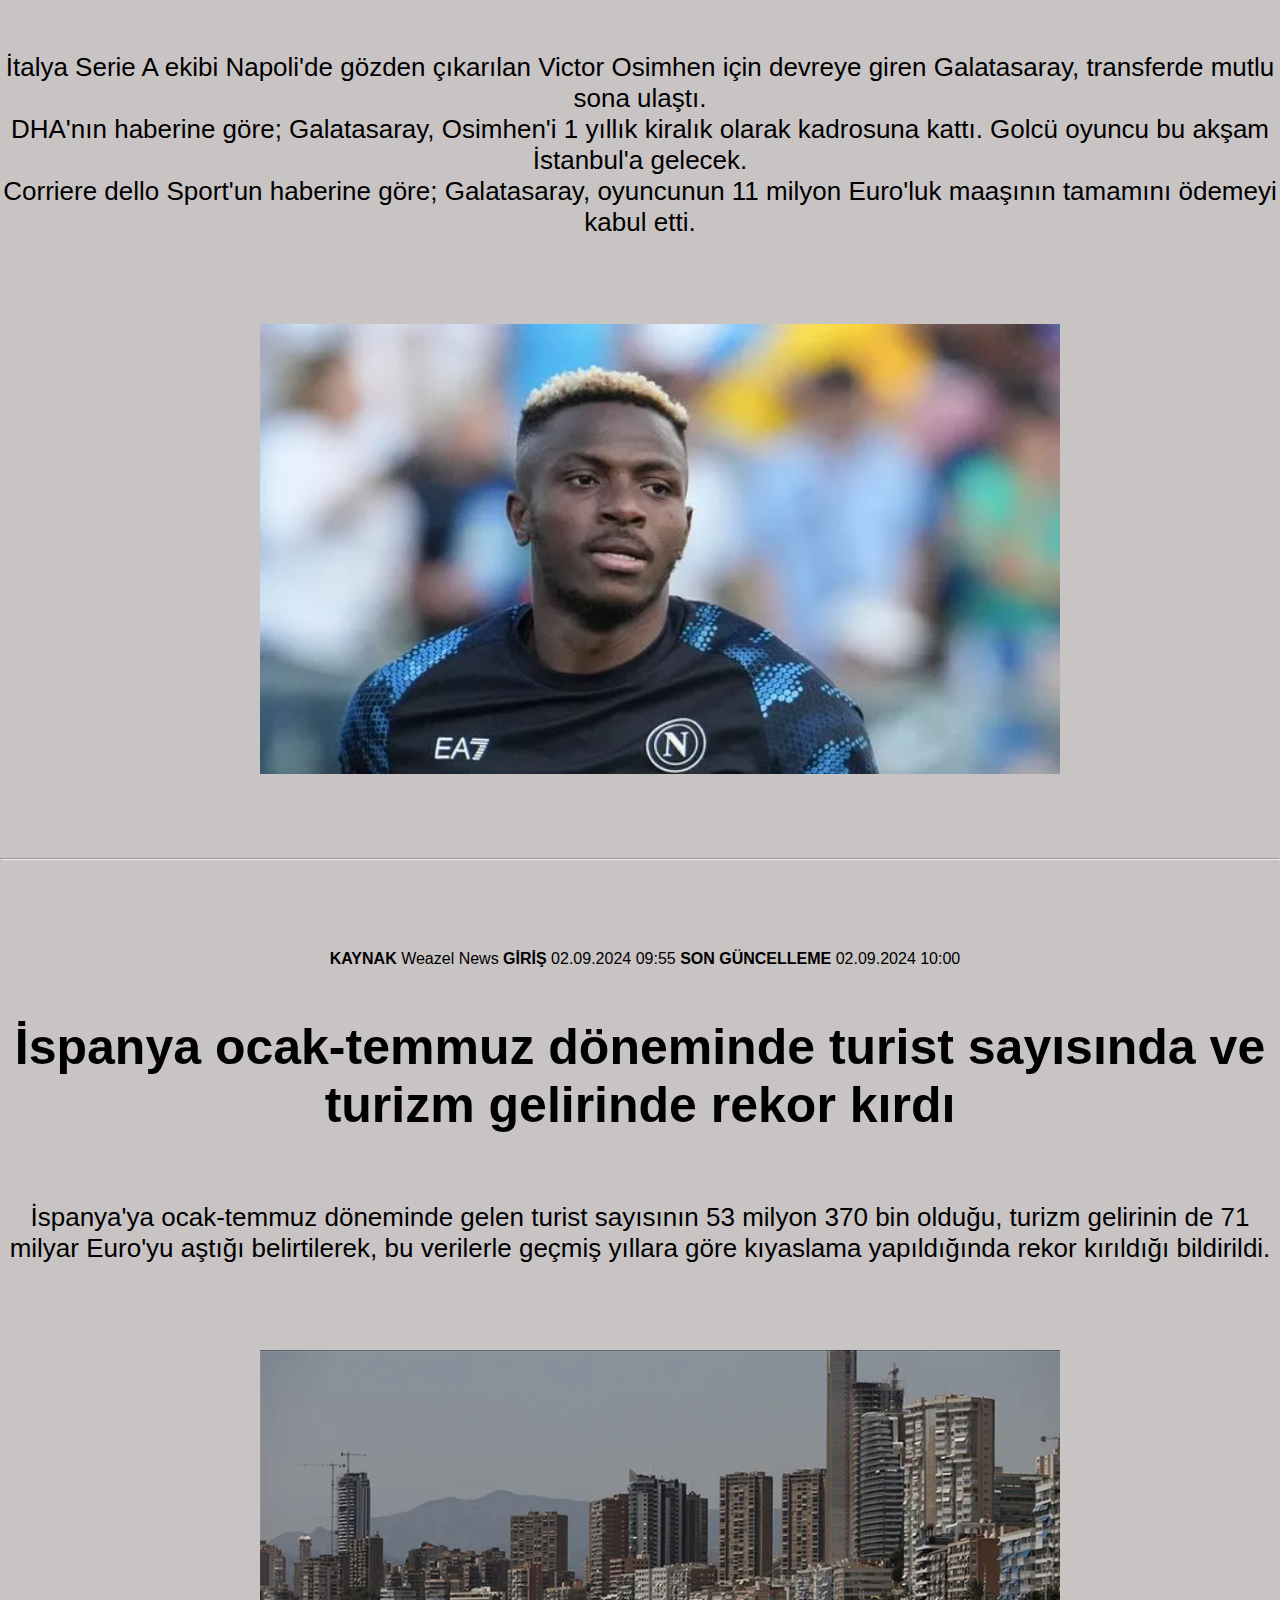
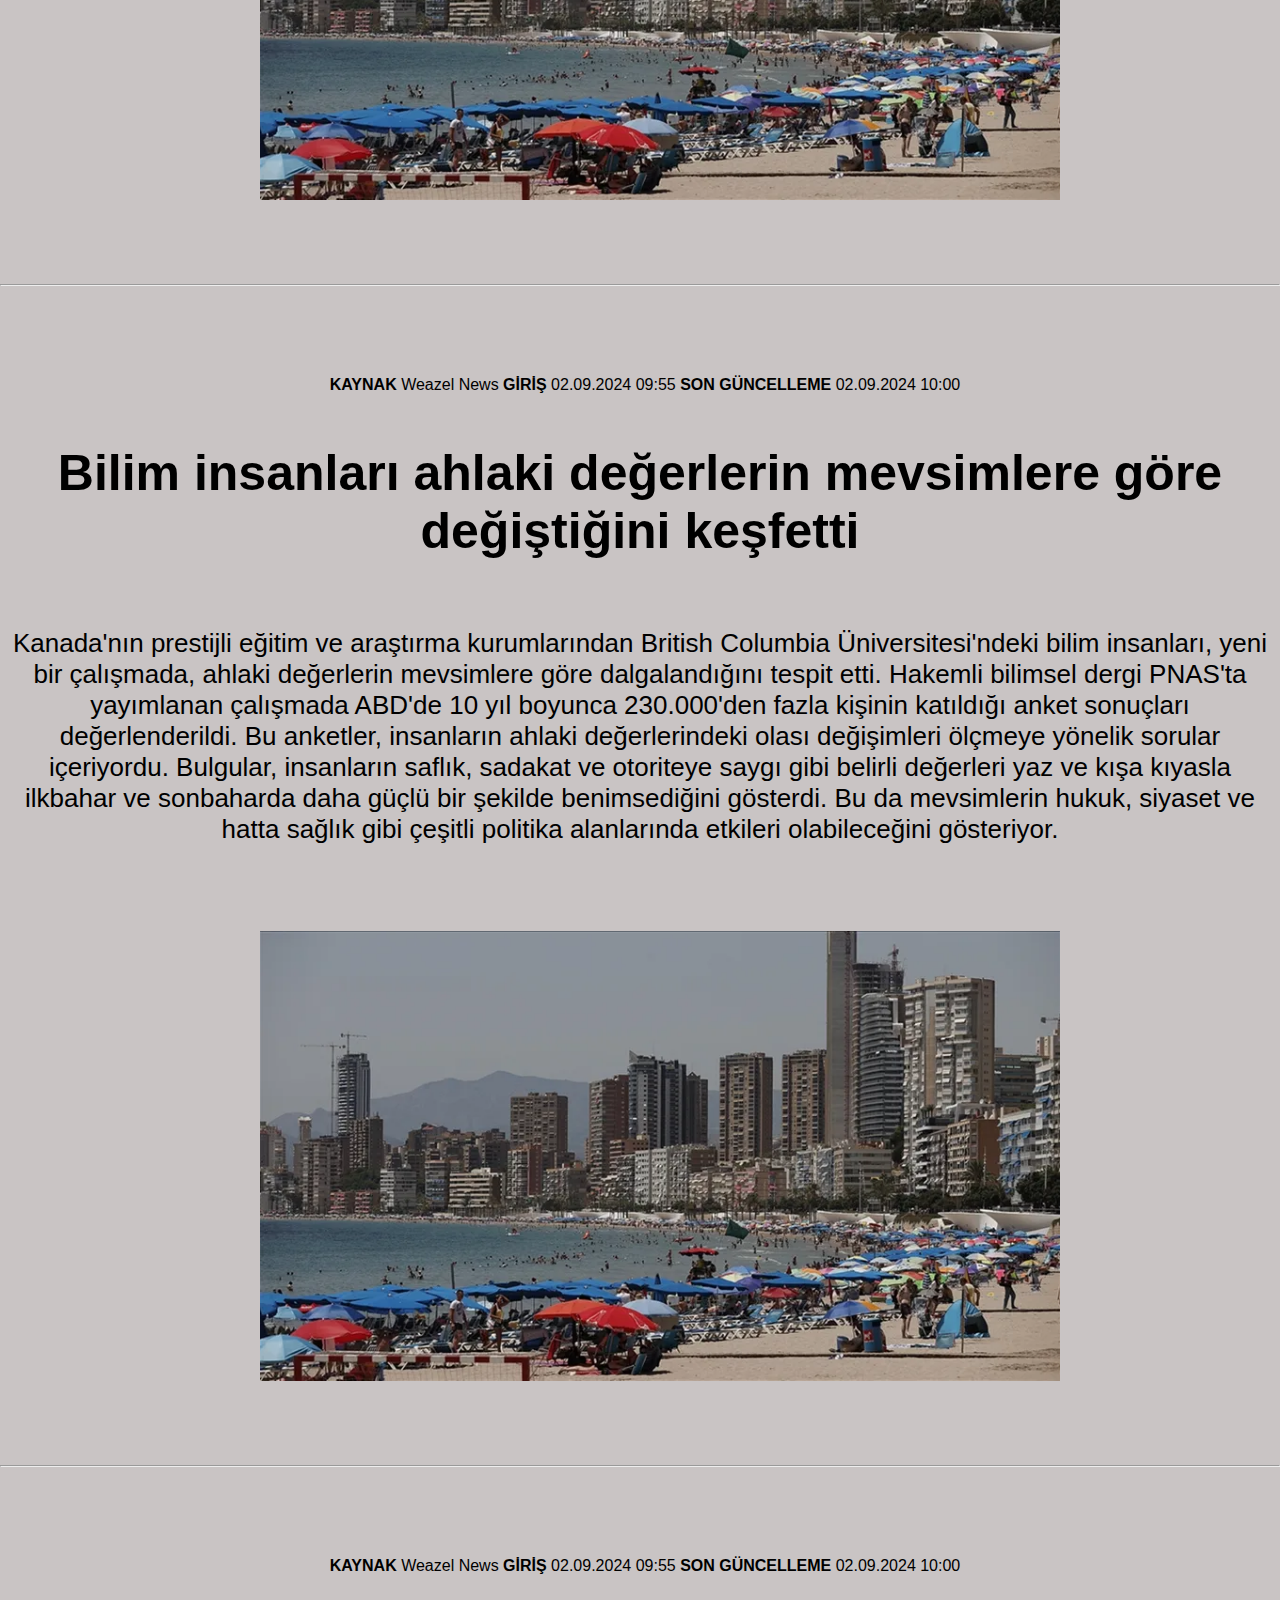
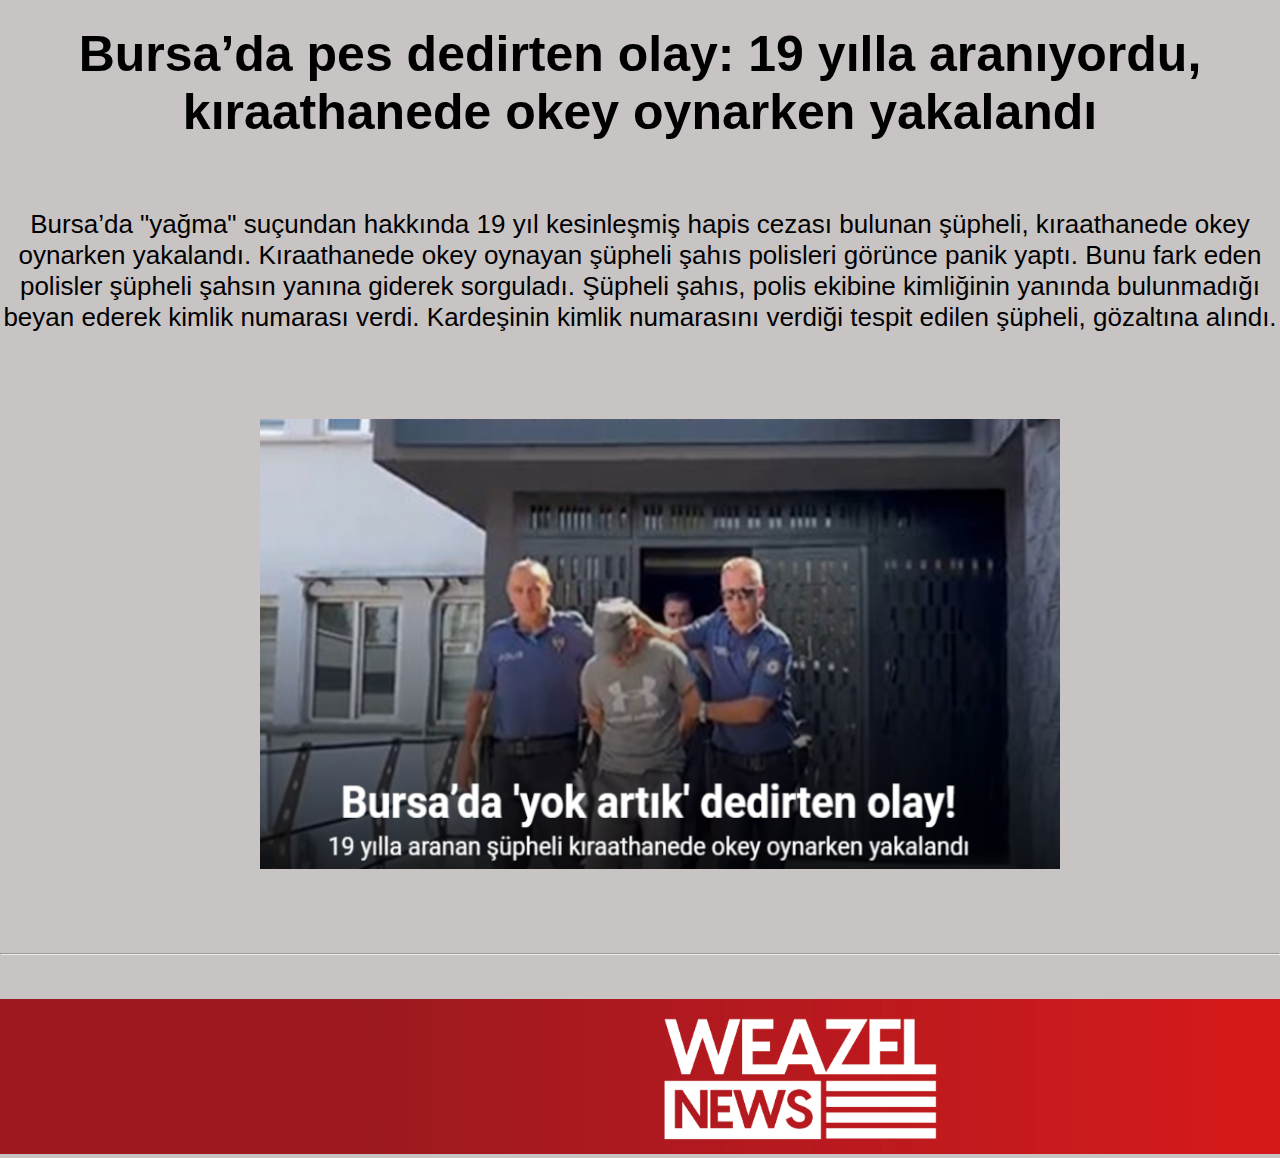
<file: HTML- haber sitesi/index.html>
<!DOCTYPE html>
<html lang="tr">
<head>
  <meta charset="UTF-8">
  <meta name="viewport" content="width=device-width, initial-scale=1.0">
  <title>Weazel News</title>
</head>

<style>
body{
  font-family: Arial, Helvetica, sans-serif;
  margin: 0px;
  padding: 0px;
  background-color: rgb(201, 196, 196);

}

.container{
  display: flex;
  

}
header{
 
  img{
    height: 155px;
  }

  .link__container{
      display: flex;
      text-align: center;
      gap: 50px;
      margin-left: 700px;
      margin-top: -100px;
      font-family: Arial, Helvetica, sans-serif;
      font-size: 20px;

      a{
        color: #fff;
      }
    }

}

.content__container{

.content{
  text-align: center;
   margin-top: 200px;
   margin-left: 40px;

   article{
    gap: 10px;
    font-family: Arial, Helvetica, sans-serif;
    margin-top: -70px;
    margin-left: 10px;
  }
   h1{
    font-family: Arial, Helvetica, sans-serif;
    font-size: 70px;
    margin-bottom: 100px;
   }
   p{
    font-size: 27px;
    font-family: Arial, Helvetica, sans-serif;
    margin-top: -50px;
   }

}

.content__images{

  margin-left: 319px;
  
  img{
   
    width: 800px;
    height: 450px;
    margin-left: 40px;
    margin-top: 60px;
  }

}
}

.common__container{
text-align: center;
  article{
    gap: 10px;
    font-family: Arial, Helvetica, sans-serif;
    margin-top: 90px;
    margin-left: 10px;
  }

  h1{
    font-family: Arial, Helvetica, sans-serif;
    font-size: 50px;
    margin-bottom: 100px;
    margin-top: 50px;
   }

   p{
    font-size: 26px;
    font-family: Arial, Helvetica, sans-serif;
    margin-top: -50px;
   }


 img{
  width: 800px;
    height: 450px;
    margin-left: 40px;
    margin-top: 60px;
 }
}

.image1{
  img{
    height: 155px;
  }
}


</style>


<body>
  
   <header>
    <img src="images/maxresdefault.jpg" alt="Weazel News">
     
       <div class="link__container">
         <a href="index.html">Anasayfa</a>
         <a href="#sport">Spor</a>
         <a href="#economy">Ekonomi</a>
         <a href="#technology">Teknoloji</a>
         <a href="#science">Bilim</a>
         <a href="#crime">Suç</a>
        </div> 
      </div>
   </header>
  

 <div class="content__container">
    <div class="content">
      <a name="technology"></a>
     <article><b>KAYNAK</b> Weazel News
       <b>GİRİŞ</b> 02.09.2024 09:55
      <b>SON GÜNCELLEME</b> 02.09.2024 10:00</article>
   <h1><b>Yapay zekayla uyku apnesini  <br> önleyen yeni bir cihaz tasarlandı</b></h1>
   <br>
   <p>Konya Teknik Üniversitesi'nde öğretim görevlisi olan Doktor Mehmet Balcı, <br> yapay zeka ile uyku apnesini önleyen yeni bir cihaz tasarladı. <br> Makine öğrenmesi yöntemi ile hastayı tanıyan ve kişisel bir terapi uygulayan cihaz, <br> apneyi gerçekleşmeden 30 saniye önce tespit edip engelliyor.</p>

    </div>

    <div class="content__images">

    <img src="images/uyku-apnesi-aa-2264010_1.jpg" alt="Uyku Apnesi">
    </div>

    <br>
    <br>
    <br>
    <br>
    <hr>
  </div>

 <div class="common__container">
    <a name="sport"></a>
    <article><b>KAYNAK</b> Weazel News
      <b>GİRİŞ</b> 02.09.2024 09:55
     <b>SON GÜNCELLEME</b> 02.09.2024 10:00</article>
   <h1><b>Galatasaray'dan 100 milyon Euro'luk transfer, Victor Osimhen'de işlem tamam! İşte Nijeryalı yıldızın geliş tarihi</b></h1>
   <br>
   <p>İtalya Serie A ekibi Napoli'de gözden çıkarılan Victor Osimhen için devreye giren Galatasaray, transferde mutlu sona ulaştı. <br> DHA'nın haberine göre; Galatasaray, Osimhen'i 1 yıllık kiralık olarak kadrosuna kattı. Golcü oyuncu bu akşam İstanbul'a gelecek. <br> Corriere dello Sport'un haberine göre; Galatasaray, oyuncunun 11 milyon Euro'luk maaşının tamamını ödemeyi kabul etti.</p>


   <img src="images/1725284728-482a2.webp" alt="Victor Osimhen">
   </div>

   <br>
   <br>
   <br>
   <br>
   <hr>
 </div>






 <div class="common__container">
   <a name="economy"></a>
    <article><b>KAYNAK</b> Weazel News
      <b>GİRİŞ</b> 02.09.2024 09:55
     <b>SON GÜNCELLEME</b> 02.09.2024 10:00</article>
   <h1><b>İspanya ocak-temmuz döneminde turist sayısında ve turizm gelirinde rekor kırdı</b></h1>
   <br>
   <p>İspanya'ya ocak-temmuz döneminde gelen turist sayısının 53 milyon 370 bin olduğu, turizm gelirinin de 71 milyar Euro'yu aştığı belirtilerek, bu verilerle geçmiş yıllara göre kıyaslama yapıldığında rekor kırıldığı bildirildi.</p>


   <img src="images/ispanya-turizm-lpl3_cover.png.webp" alt="Plaj">
   </div>

   <br>
   <br>
   <br>
   <br>
   <hr>
 </div>



 <div class="common__container">
  <a name="science"></a>
  <article><b>KAYNAK</b> Weazel News
    <b>GİRİŞ</b> 02.09.2024 09:55
   <b>SON GÜNCELLEME</b> 02.09.2024 10:00</article>
 <h1><b>Bilim insanları ahlaki değerlerin mevsimlere göre değiştiğini keşfetti</b></h1>
 <br>
 <p>Kanada'nın prestijli eğitim ve araştırma kurumlarından British Columbia Üniversitesi'ndeki bilim insanları, yeni bir çalışmada, ahlaki değerlerin mevsimlere göre dalgalandığını tespit etti. Hakemli bilimsel dergi PNAS'ta yayımlanan çalışmada ABD'de 10 yıl boyunca 230.000'den fazla kişinin katıldığı anket sonuçları değerlenderildi. Bu anketler, insanların ahlaki değerlerindeki olası değişimleri ölçmeye yönelik sorular içeriyordu. Bulgular, insanların saflık, sadakat ve otoriteye saygı gibi belirli değerleri yaz ve kışa kıyasla ilkbahar ve sonbaharda daha güçlü bir şekilde benimsediğini gösterdi. Bu da mevsimlerin hukuk, siyaset ve hatta sağlık gibi çeşitli politika alanlarında etkileri olabileceğini gösteriyor.</p>


 <img src="images/ispanya-turizm-lpl3_cover.png.webp" alt="Plaj">
 </div>

 <br>
 <br>
 <br>
 <br>
 <hr>
</div>




<div class="common__container">
  <a name="crime"></a>
  <article><b>KAYNAK</b> Weazel News
    <b>GİRİŞ</b> 02.09.2024 09:55
   <b>SON GÜNCELLEME</b> 02.09.2024 10:00</article>
 <h1><b>Bursa’da pes dedirten olay: 19 yılla aranıyordu, kıraathanede okey oynarken yakalandı</b></h1>
 <br>
 <p>Bursa’da "yağma" suçundan hakkında 19 yıl kesinleşmiş hapis cezası bulunan şüpheli, kıraathanede okey oynarken yakalandı. Kıraathanede okey oynayan şüpheli şahıs polisleri görünce panik yaptı. Bunu fark eden polisler şüpheli şahsın yanına giderek sorguladı. Şüpheli şahıs, polis ekibine kimliğinin yanında bulunmadığı beyan ederek kimlik numarası verdi. Kardeşinin kimlik numarasını verdiği tespit edilen şüpheli, gözaltına alındı.</p>


 <img src="images/219319.png" alt="Suçlu">
 </div>

 <br>
 <br>
 <br>
 <br>
 <hr>
</div>

<br>
<br>

<div class="image1">
<img src="images/zZ9RfSM.png" alt="Weazel News">
</div>









</body>





























</body>
</html>
</file>
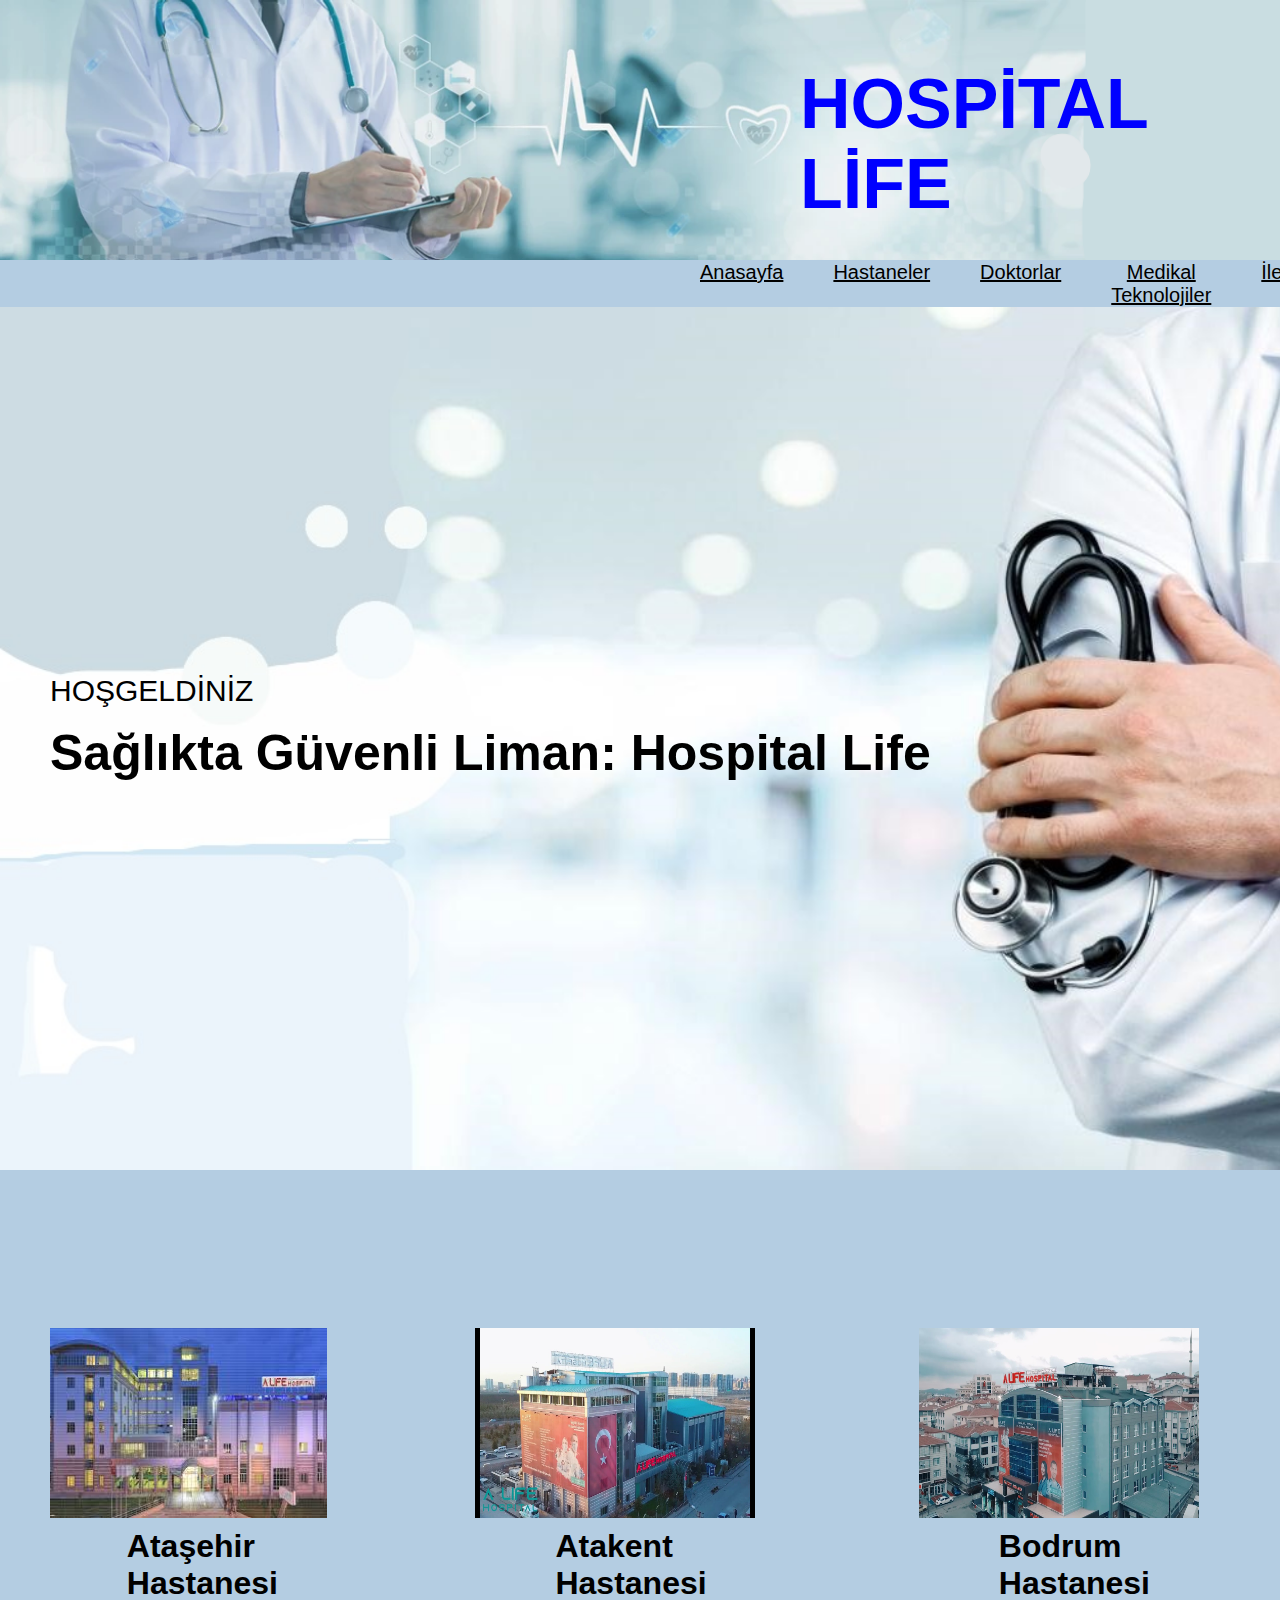
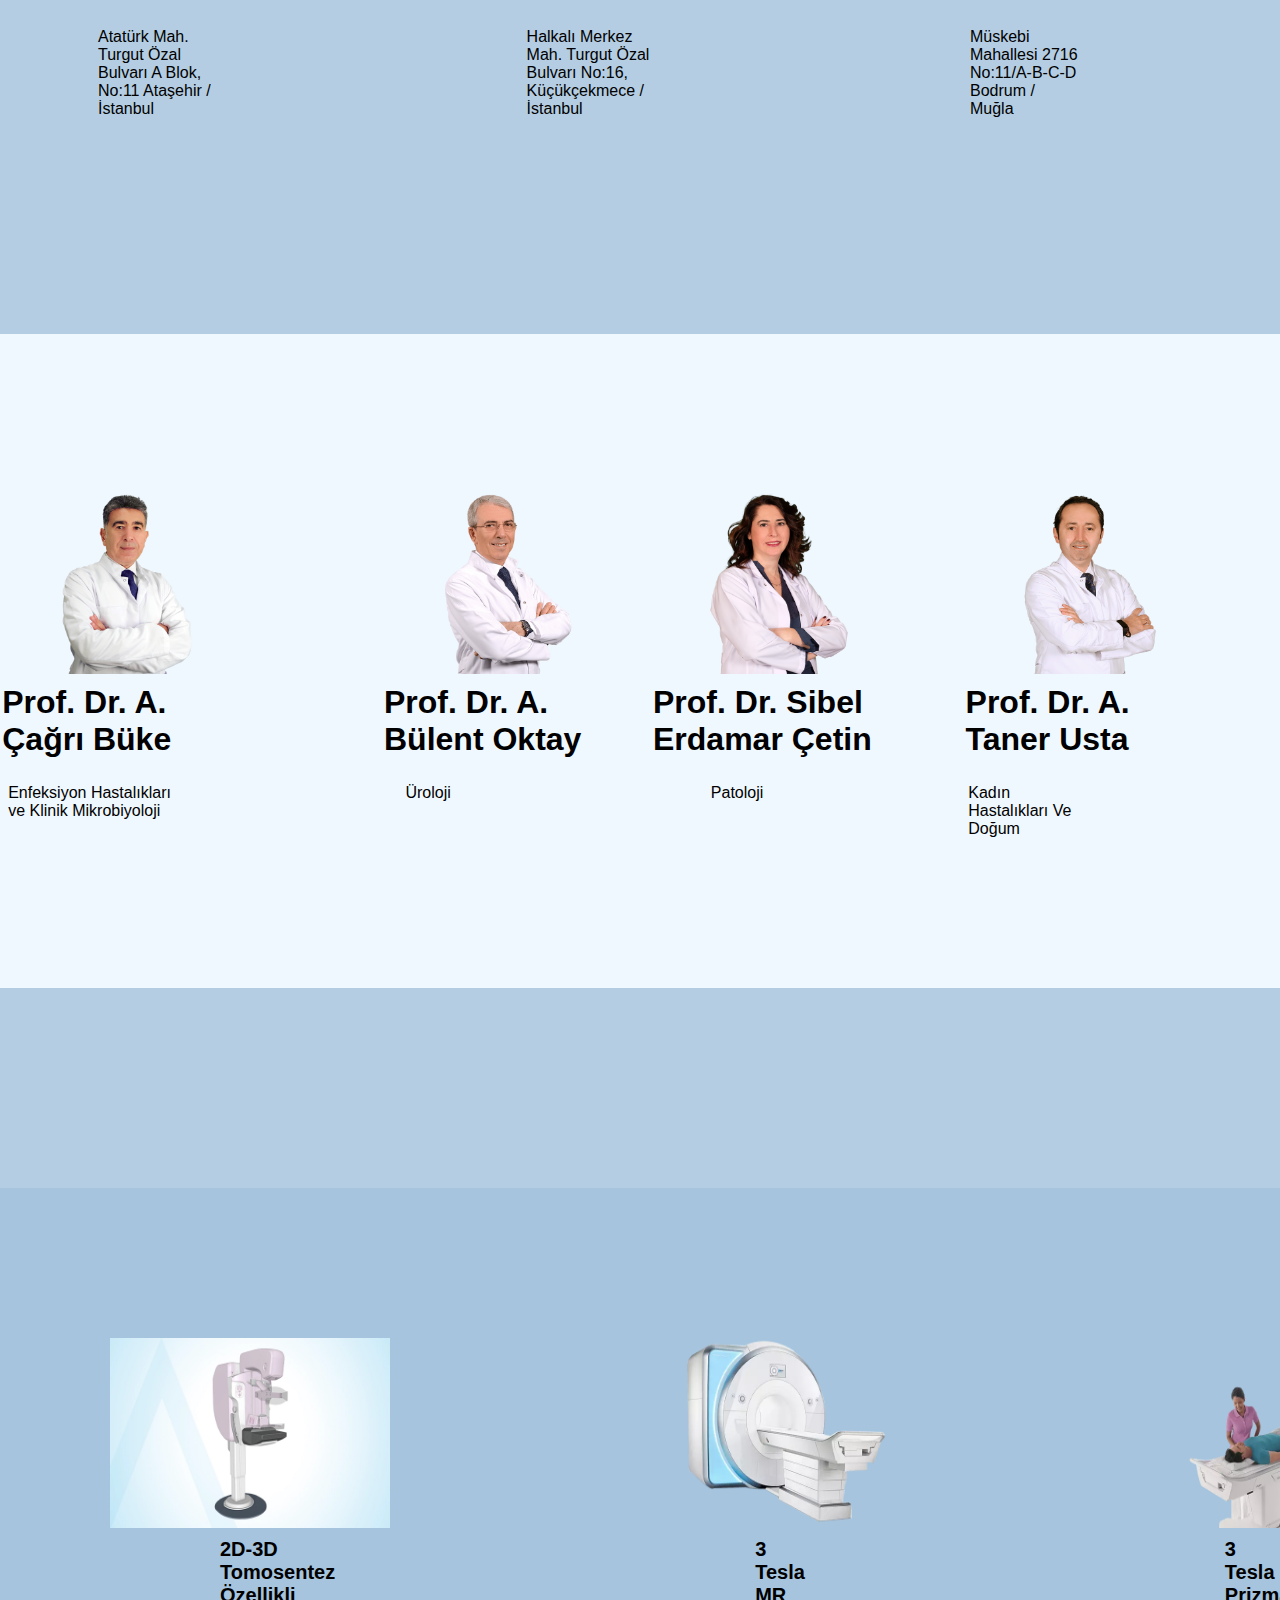
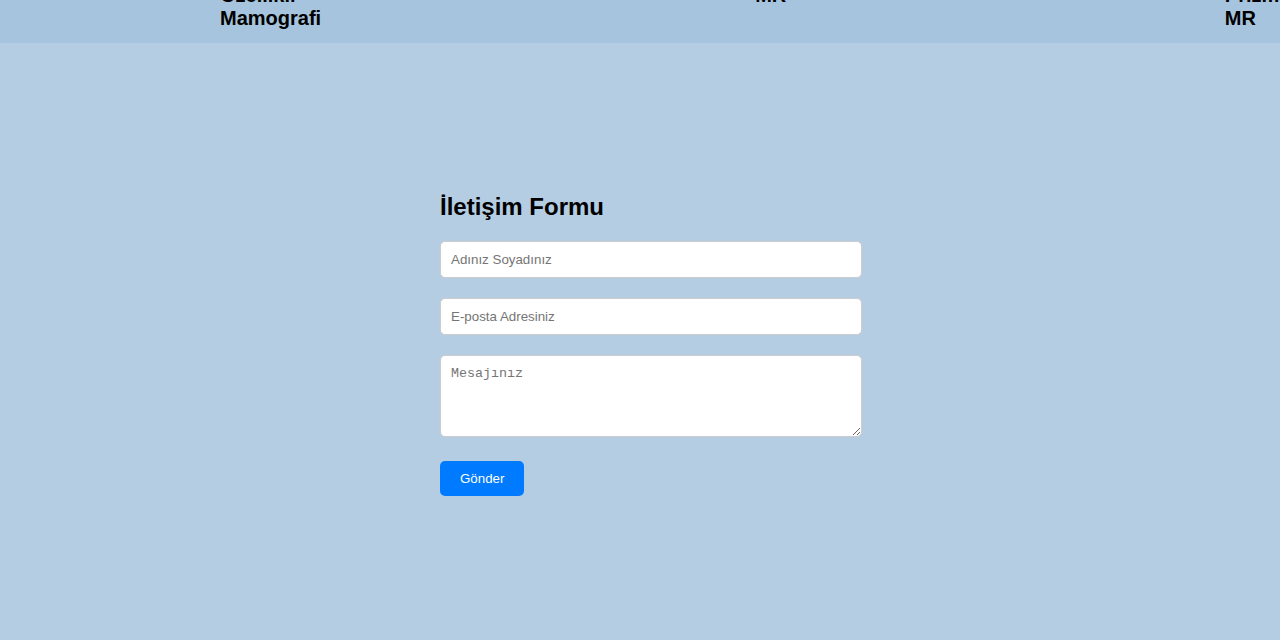
<file: HTML- hastane sitesi/index.html>
<!DOCTYPE html>
<html lang="tr">
<head>
  <meta charset="UTF-8">
  <meta name="viewport" content="width=device-width, initial-scale=1.0">
  <title>Hospital Life</title>
</head>

<style>
body{
  font-family: Arial, Helvetica, sans-serif;
  margin: 0px;
  padding: 0px;
  background-color: #a2c2dbcf;

}

.container{
  display: flex;
  

}
header{
 
  img{
    height: 260px;
  }

  h1{
    font-family: Arial, Helvetica, sans-serif;
    font: 300;
    font-size: 70px;
    margin-left: 800px;
    margin-top: -200px;
    color: blue;
  }

  .link__container{
      display: flex;
      text-align: center;
      gap: 50px;
      margin-left: 700px;
      margin-top: -10px;
      font-family: Arial, Helvetica, sans-serif;
      font-size: 20px;

      a{
        color: #000000;
      }
    }

}

.home__page{
  img{
    width: 1540px;
    position: relative;
  }
  p{
    margin-left: 50px;
    font-size: 30px;
    margin-top: -500px;
    position: absolute;
  }

  h1{
    margin-left: 50px;
    font-size: 50px;
    margin-top: -450px;
    position: absolute;
  }
}

.content__hospital{
  display: flex;
  margin-top: 100px;
  img{
    margin-left: 50px;
  }
  h1{
    margin-top: 200px;
    margin-left: -200px;
  }
  p{
    margin-top: 300px;
    margin-left: -180px;
    margin-right: 200px;
  }
}

.content__doctors{
  display: flex;
  margin-top: 200px;
  background-color: aliceblue;
  img{
    margin-top: 150px;
    margin-left: 50px;
  }
  h1{
    margin-top: 350px;
    margin-left: -200px;
  }
  p{
    margin-top: 450px;
    margin-left: -180px;
    margin-right: 200px;
    margin-bottom: 150px;
  }
}

.content__technology{
  display: flex;
  margin-top: 200px;
  background-color: #a2c2dbcf;
  gap: 30px;
  margin-bottom: 150px;
  img{
    margin-top: 150px;
    margin-left: 50px;
    
  }
  h1{
    margin-top: 350px;
    margin-left: -200px;
    font-size: 20px;
    margin-right: 200px;
  }
}


.contact__form {
            max-width: 400px;
            margin: 0 auto;
        }
        input[type="text"],
        input[type="email"],
        textarea {
            width: 100%;
            padding: 10px;
            border: 1px solid #ccc;
            border-radius: 5px;
            margin-bottom: 20px;
        }
        button {
            background-color: #007bff;
            color: #fff;
            border: none;
            padding: 10px 20px;
            border-radius: 5px;
            cursor: pointer;
        }

</style>


<body>
  
   <header>
    <img src="images/doctor-hand-working-report-informationconcept-260nw-1979028128.png" alt="Hospital Life">
     <h1>HOSPİTAL LİFE</h1>
     
       <div class="link__container">
         <a href="index.html">Anasayfa</a>
         <a href="#hospitals">Hastaneler</a>
         <a href="#doctors">Doktorlar</a>
         <a href="#medical technologies">Medikal Teknolojiler</a>
         <a href="#communication">İletişim</a>
        </div> 
      </div>
   </header>
  
   <div class="home__page">
      <img src="images/doktor-shutterstock_4_3_1566235515.jpg" alt="home page">
      <p>HOŞGELDİNİZ</p>
      <h1>Sağlıkta Güvenli Liman: Hospital Life</h1>

    </div>

     <br>
     <br>
     <br>
   
<div class="content__hospital">
    <a name="hospitals"></a>
    <img src="images/images.jfif" width="280" height="190" alt="hospital1">
    <h1>Ataşehir Hastanesi</h1> 
    <p>Atatürk Mah. Turgut Özal Bulvarı A Blok, No:11 Ataşehir / İstanbul</p>
    <br>
    <br>
    <br>
    <img src="images/maxresdefault (1).jpg" width="280" height="190" alt="hospital2">
    <h1>Atakent Hastanesi</h1> 
    <p>Halkalı Merkez Mah. Turgut Özal Bulvarı No:16, Küçükçekmece /İstanbul</p>
    <br>
    <br>
    <br>
    <img src="images/maxresdefault.jpg" width="280" height="190" alt="hospital3">
    <h1>Bodrum Hastanesi</h1> 
    <p>Müskebi Mahallesi 2716 No:11/A-B-C-D Bodrum / Muğla</p>
    <br>
    <br>
    <br>
    <br>
</div> 


<div class="content__doctors">
  <a name="doctors"></a>
  <br>
  <br>
  <br>
  <br>
  <br>
  <br>
  <br>
  <img src="images/cagri-buke-banner.png" width="280" height="190" alt="doctor1">
  <h1>Prof. Dr. A. Çağrı Büke</h1> 
  <p>Enfeksiyon Hastalıkları ve Klinik Mikrobiyoloji</p>
  <br>
  <br>
  <br>
  <img src="images/abulent-oktay-banner.png" width="280" height="190" alt="doctor2">
  <h1>Prof. Dr. A. Bülent Oktay</h1> 
  <p>Üroloji</p>
  <br>
  <br>
  <br>
  <img src="images/a-sibel-erdamar-cetin-banner.png" width="280" height="190" alt="doctor3">
  <h1>Prof. Dr. Sibel Erdamar Çetin</h1> 
  <p>Patoloji</p>
  <br>
  <br>
  <br>
  <img src="images/ataner-usta-banner.png" width="280" height="190" alt="doctor4">
  <h1>Prof. Dr. A. Taner Usta</h1> 
  <p>Kadın Hastalıkları Ve Doğum</p>
  <br>
  <br>
  <br>
</div> 
 


<div class="content__technology">
  <a name="medical technologies"></a>
  <br>
  <br>
  <br>
  <img src="images/2d-3d-tomosentez-ozellikli-mamografi-spot.webp" width="280" height="190" alt="tomosentez">
  <h1>2D-3D Tomosentez Özellikli Mamografi</h1> 
  <br>
  <br>
  <br>
  <img src="images/3-tesla-mr-spot.webp" width="280" height="190" alt="3 Tesla MR">
  <h1>3 Tesla MR</h1> 
  <br>
  <br>
  <br>
  <img src="images/3-tesla-prizma-mr-spot.webp" width="280" height="190" alt="3 Tesla Prizma MR">
  <h1>3 Tesla Prizma MR</h1> 
  <br>
  <br>
  <br>
</div> 




<div class="contact__form">
  <a name="communication"></a>
  <h2>İletişim Formu</h2>
  <form action="iletisim.php" method="post">
      <input type="text" name="adsoyad" placeholder="Adınız Soyadınız" required>
      <input type="email" name="email" placeholder="E-posta Adresiniz" required>
      <textarea name="mesaj" rows="4" placeholder="Mesajınız" required></textarea>
      <button type="submit">Gönder</button>
  </form>
</div>
<br>
<br>
<br>
<br>
<br>
<br>
<br>
<br>



</body>
</html>
</file>
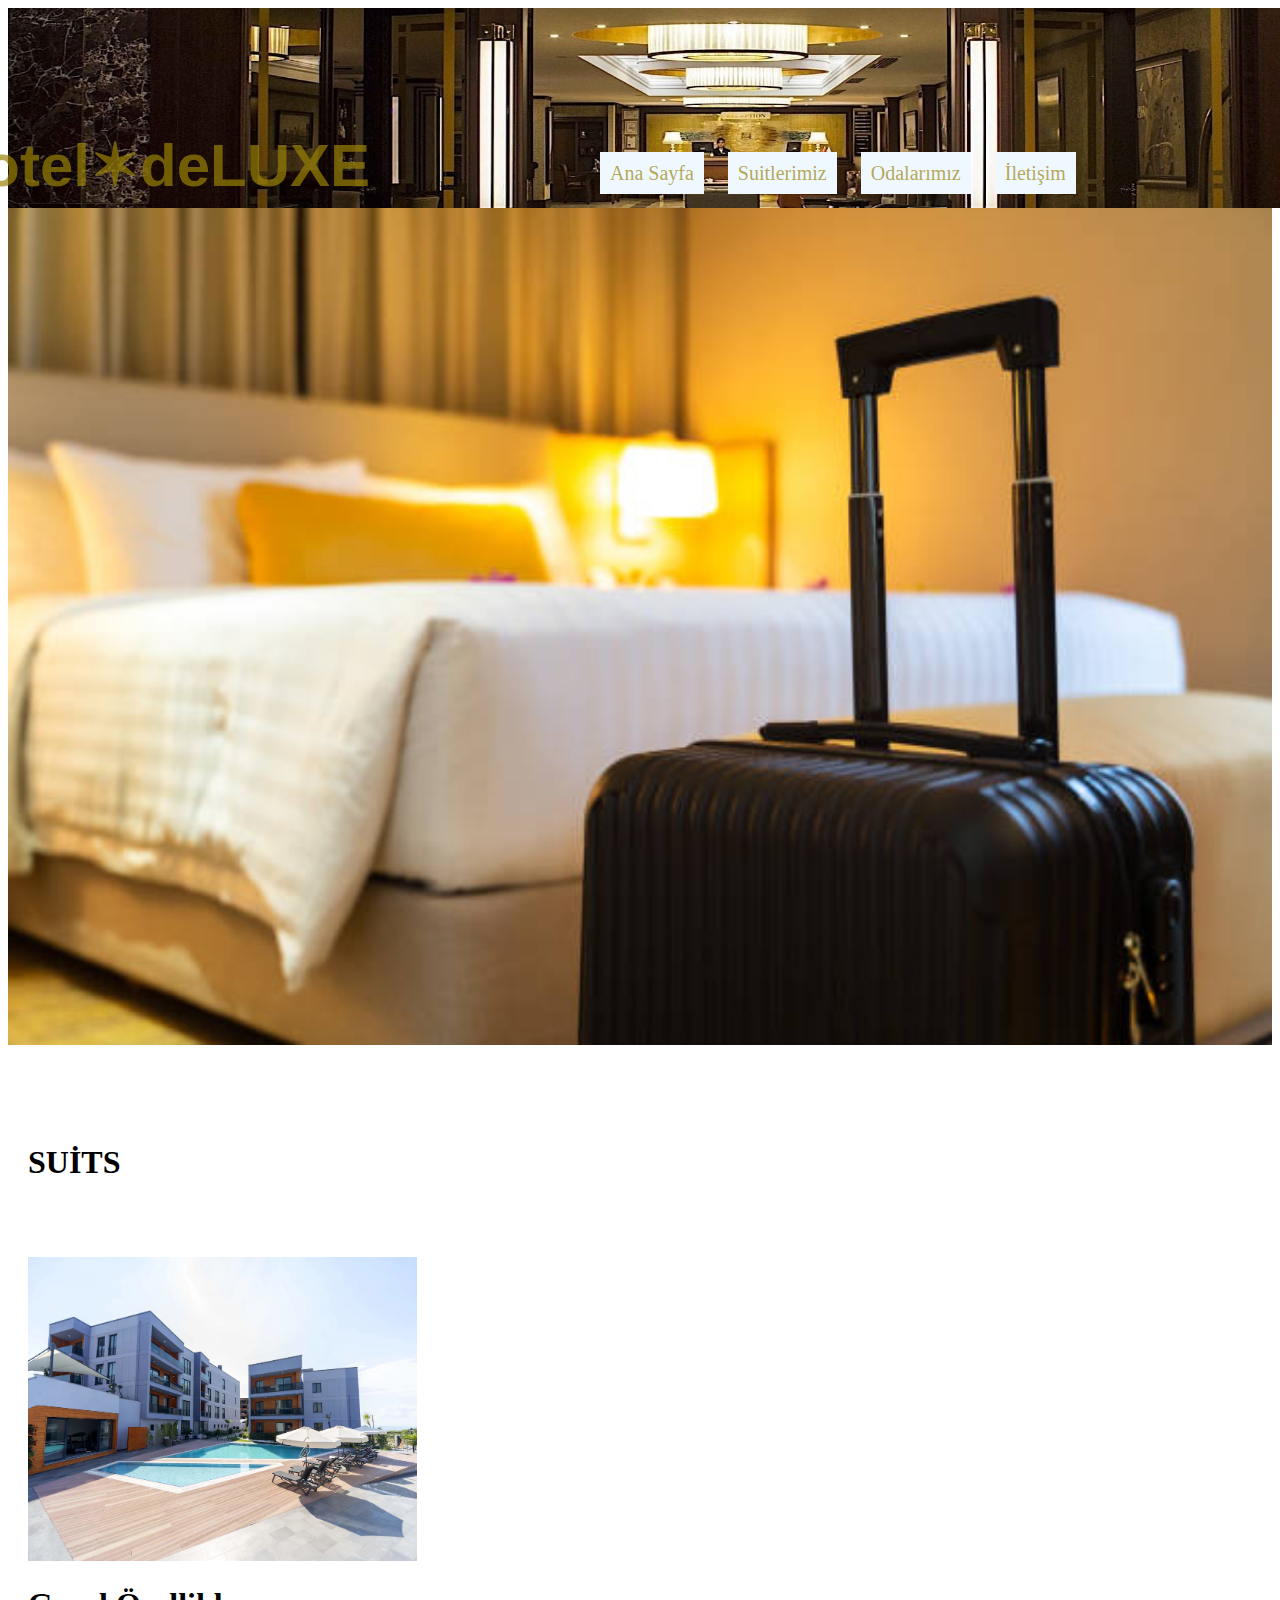
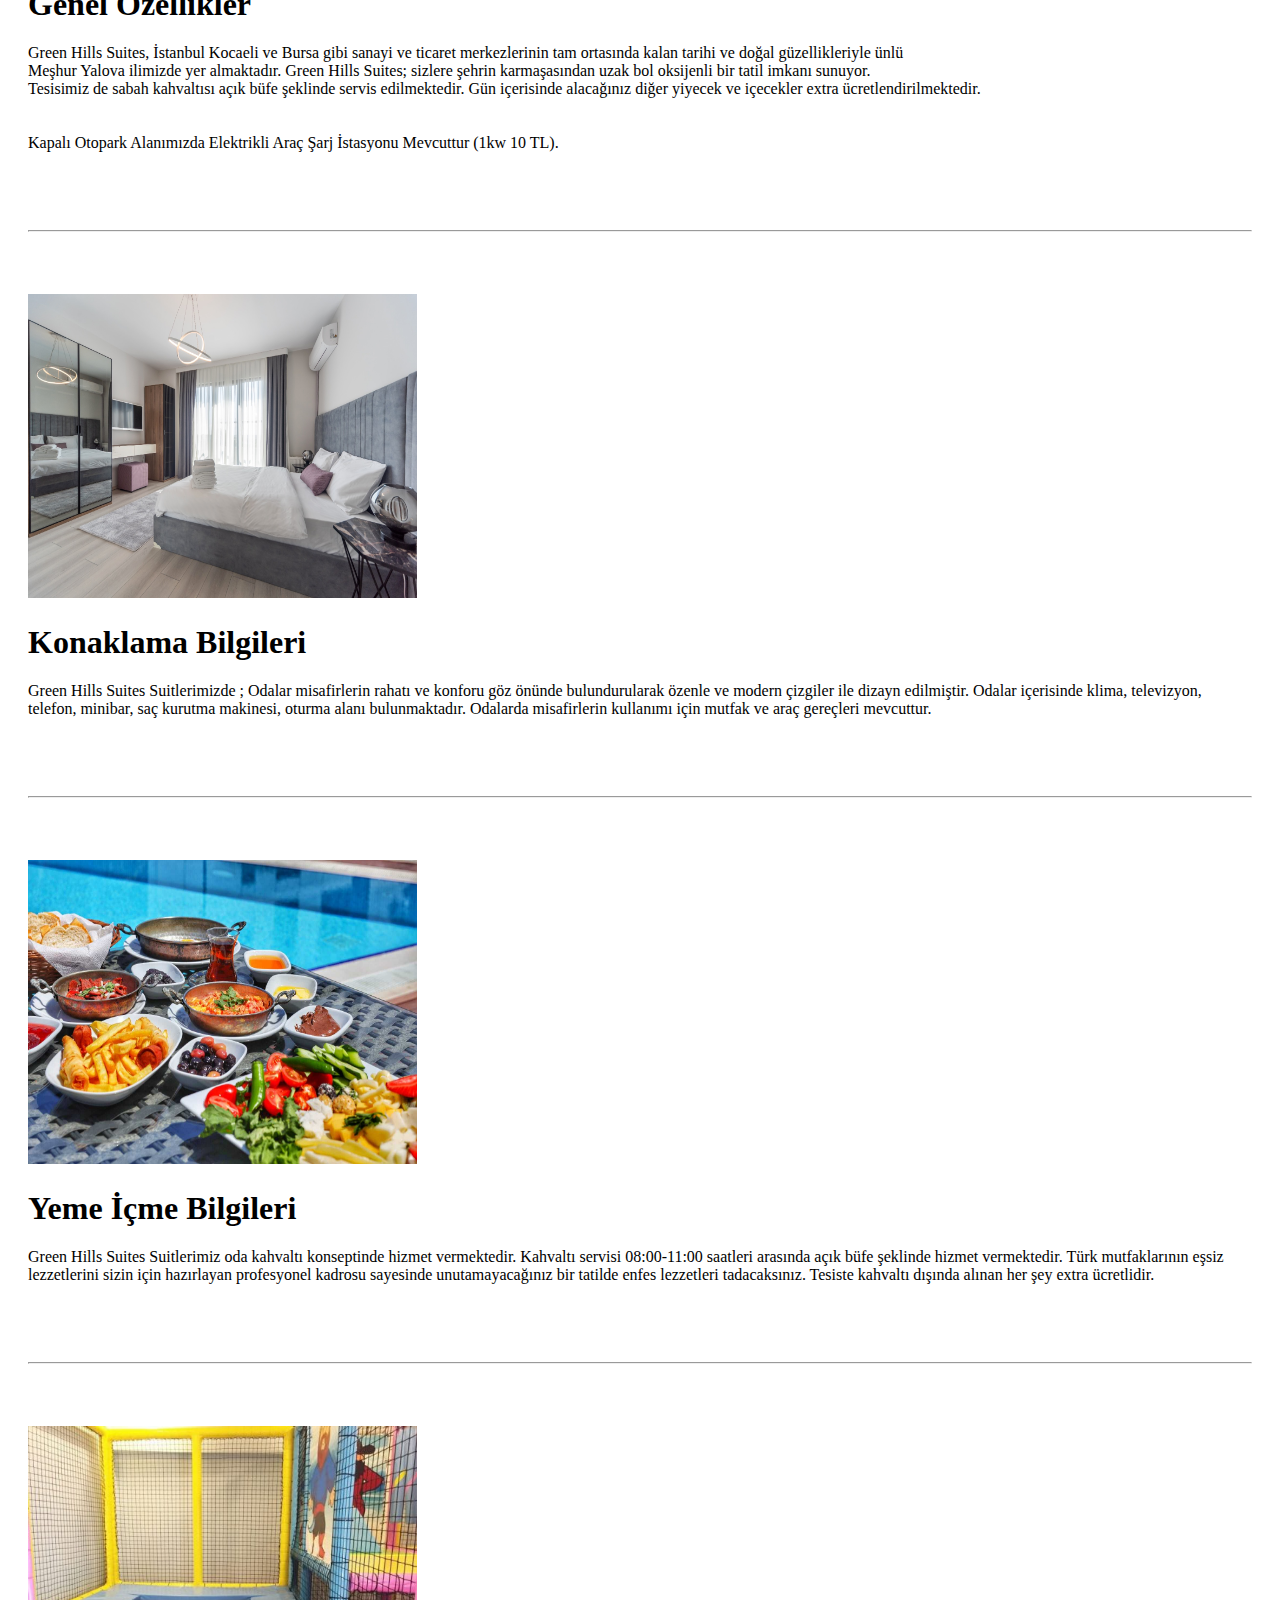
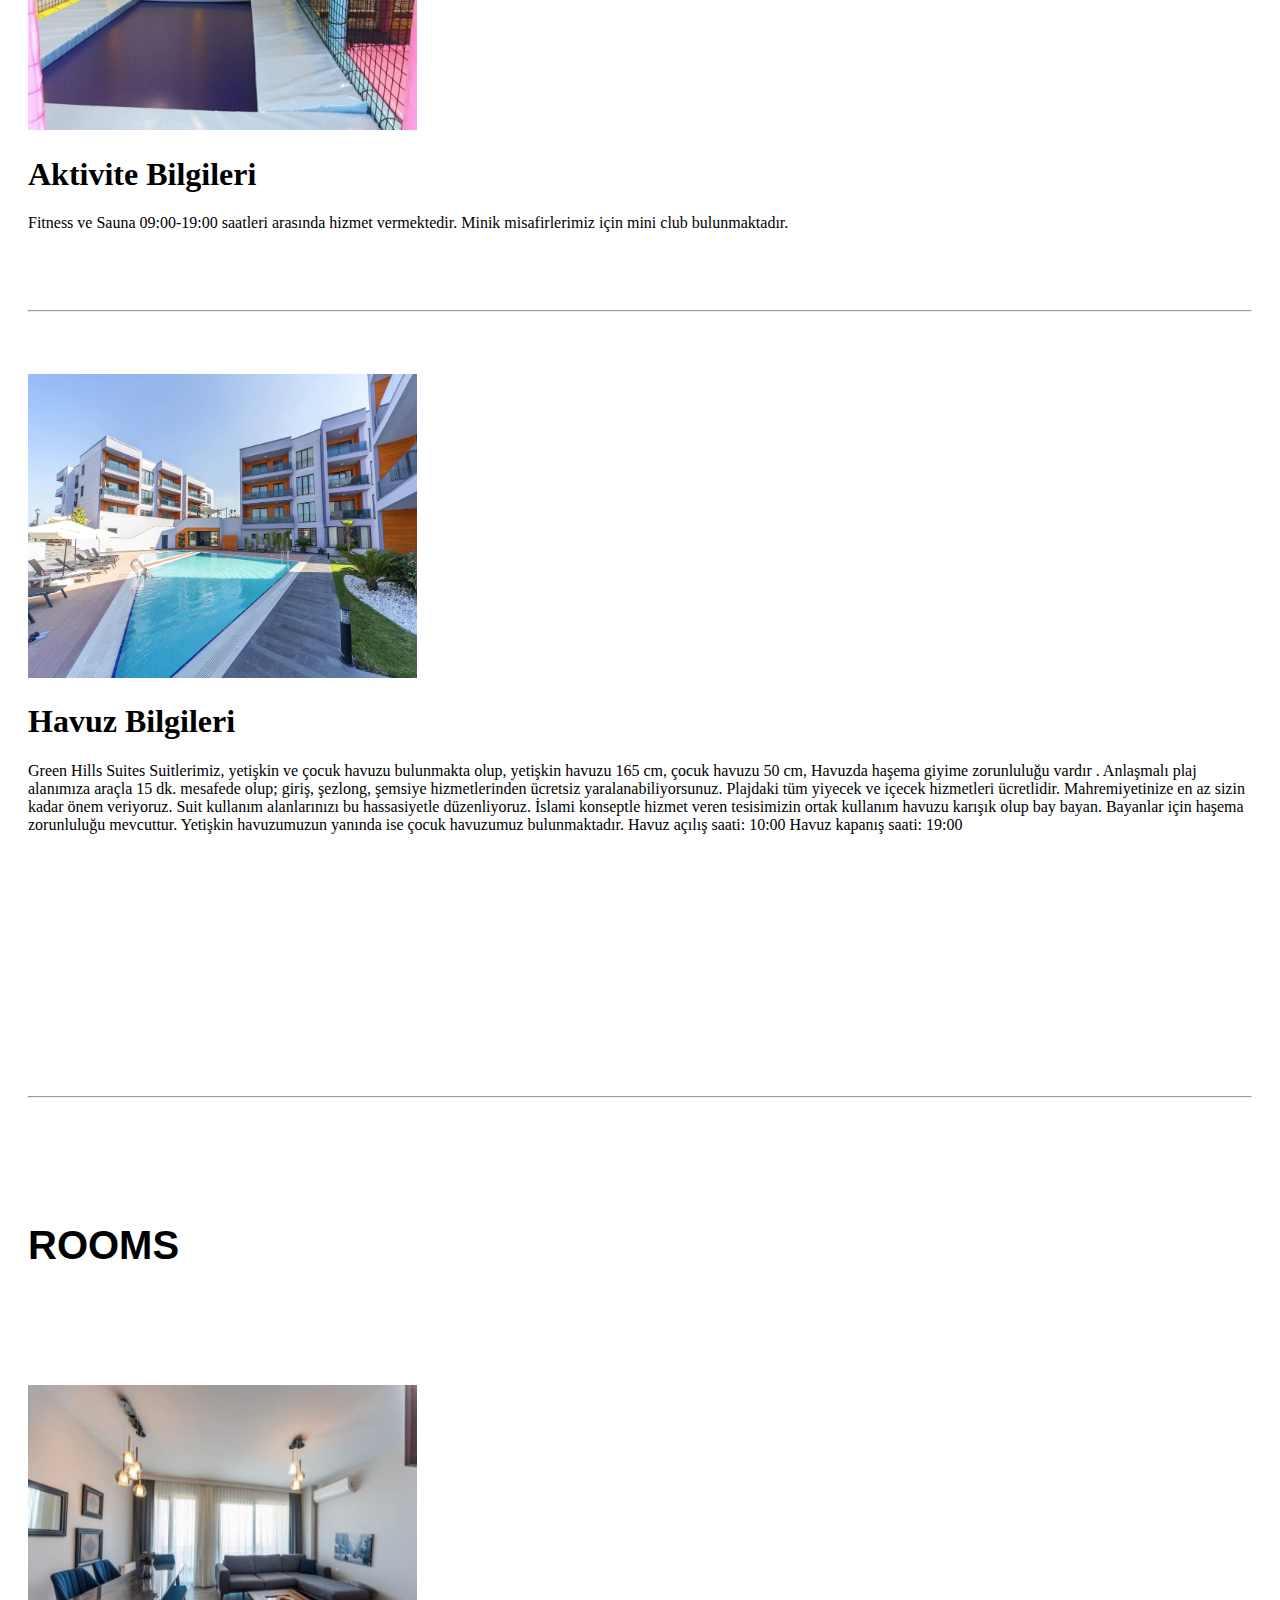
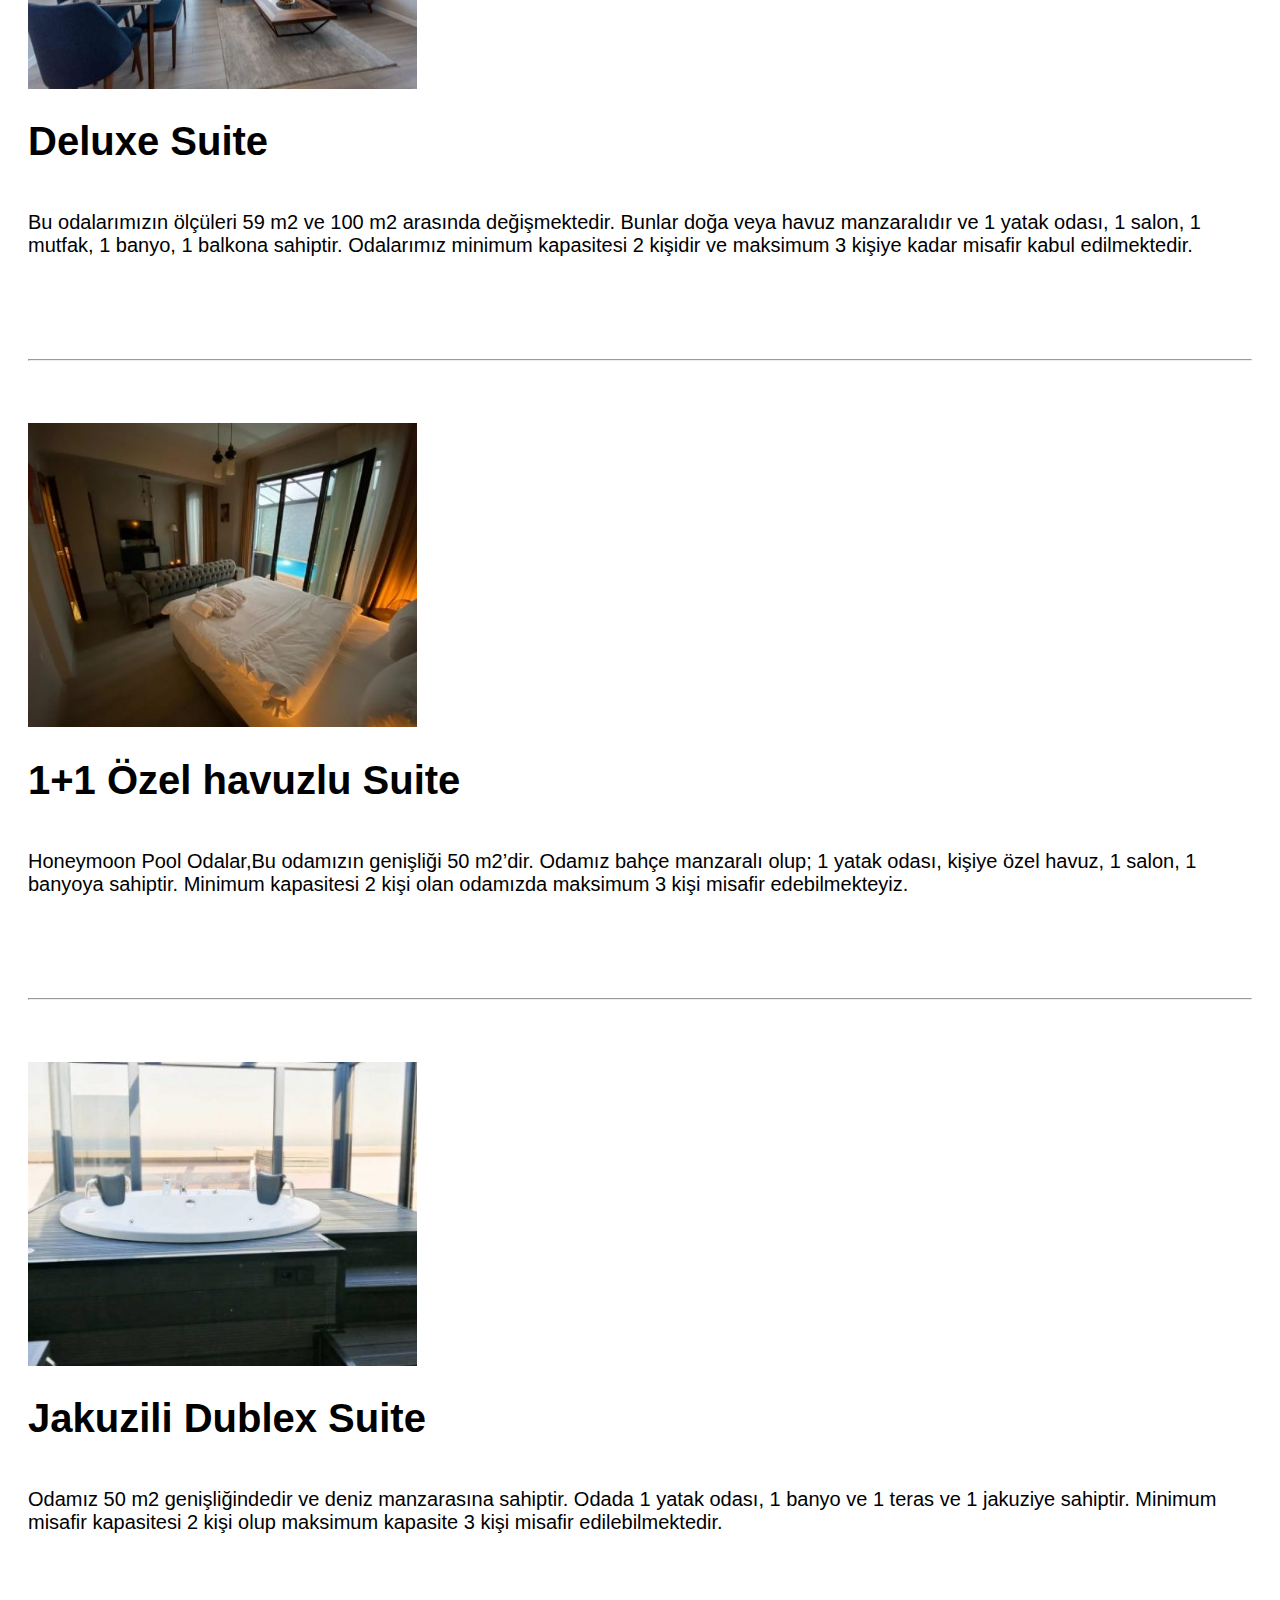
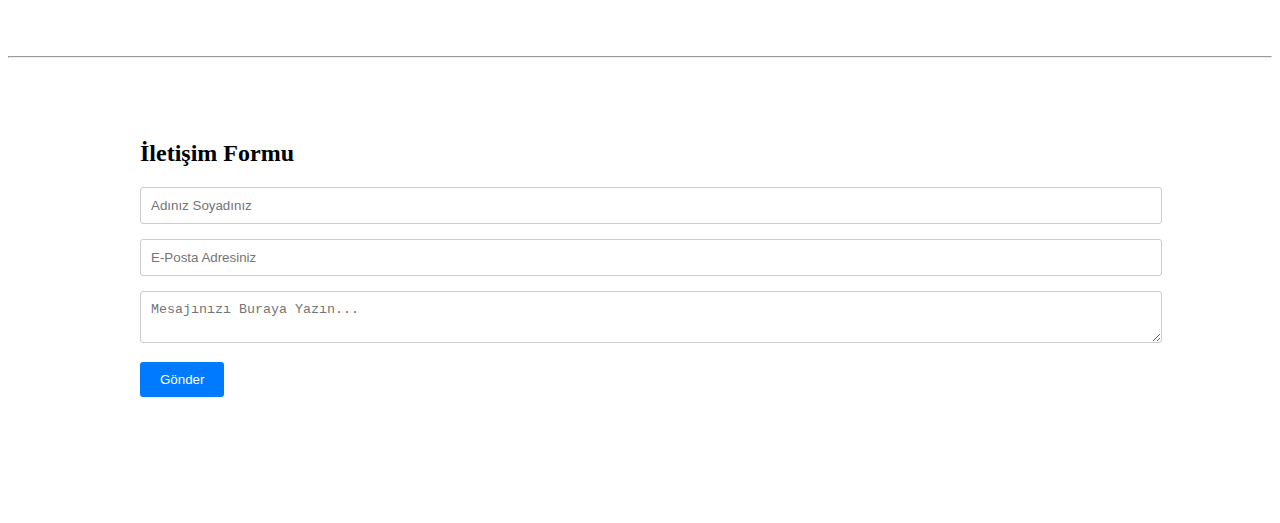
<file: HTML- otel sitesi/index.html>
<!DOCTYPE html>
<html lang="en">
<head>
  <meta charset="UTF-8">
  <meta name="viewport" content="width=device-width, initial-scale=1.0">
  <title>Hotel deLuxe✶</title>
  <style>

  .body{
    background-color: rgb(214, 214, 230);
  }
   
  .header{
    img{
    height: 200px;
    width: 1502px;
    margin-right: 20px;
    position: relative;
    }
  }

  .container{

    width: 1000px;
    height: 100px;
    margin: 0 auto;

  }

  .header__menu{
    position: absolute;
    margin-top: -50px;
    margin-left: 450px;
    a{
      gap: 50px;
      background-color: aliceblue;
      text-decoration: none;
      padding: 10px;
      color: rgba(153, 131, 6, 0.697);
      font-size: 20px;
      margin: 10px;
    }
    h1{
      font-size: 60px;
      font-family: Arial, Helvetica, sans-serif;
      color: rgba(153, 131, 6, 0.697);
      margin-left: -650px;
      margin-top: -55px;
      
    }
  }
    
    .home__page{
      img{
        width: 100%;
        max-width: 100%;
        margin-top: -110px;
      }
    }

    .content{
      gap: 30px;
      padding: 20px;
      flex-wrap: wrap;
      img{
        width: 389px;
        height: 304px;
    
      h1{
        font-size: 40px;
        font-family: Arial, Helvetica, sans-serif;
        color:black
      }
      p{
        font-size: 20px;
        font-family: Arial, Helvetica, sans-serif;
        padding: 20px;
        color:black
      }
    }
    }

    .content__rooms{
      gap: 30px;
      padding: 20px;
      flex-wrap: wrap;
      img{
        width: 389px;
        height: 304px;
      }
      h1{
        font-size: 40px;
        font-family: Arial, Helvetica, sans-serif;
        color:black
      }
      p{
        margin-left: -20px;
        font-size: 20px;
        font-family: Arial, Helvetica, sans-serif;
        padding: 20px;
        color:black  
      }
    }
    .form-control {
    margin-bottom: 15px;
   }
   input, textarea {
    width: 100%;
    padding: 10px;
    border: 1px solid #ccc;
    border-radius: 3px;
   }
   button {
    background-color: #007bff;
    color: #fff;
    border: none;
    padding: 10px 20px;
    border-radius: 3px;
   }

  </style>
</head>


<body>
 
  <div class="header">
    <img src="images/header-giris-entrance.jpg" alt="hotelheader">
    <div class="container">
      <div class="header__menu">
        <a href="#index.html">Ana Sayfa</a>
        <a href="#Suits">Suitlerimiz</a>
        <a href="#Rooms">Odalarımız</a>
        <a href="#Communication">İletişim</a>
        <h1>Hotel✶deLUXE</h1>
      </div>
    </div>
  </div>


  <div class="home__page">
  <img src="images/istockphoto-1336116827-612x612.jpg" alt="homepage">
  </div>

  <div class="content">
    <br>
    <br>
    <br>
    <h1>SUİTS</h1>
    <br>
    <br>
    <br>
    <a name="Suits"></a>
    <img src="images/Genel-Ozellikler.webp" alt="villa">
  
      <h1>Genel Özellikler</h1>
      <p>Green Hills Suites,  İstanbul Kocaeli ve Bursa gibi sanayi ve ticaret merkezlerinin tam ortasında kalan tarihi ve doğal güzellikleriyle ünlü <br> Meşhur Yalova ilimizde yer almaktadır. Green Hills Suites; sizlere şehrin karmaşasından uzak bol oksijenli bir tatil imkanı sunuyor. <br> Tesisimiz de sabah kahvaltısı açık büfe şeklinde servis edilmektedir. Gün içerisinde alacağınız diğer yiyecek ve içecekler extra ücretlendirilmektedir. <br>
        <br> <br>Kapalı Otopark Alanımızda Elektrikli Araç Şarj İstasyonu Mevcuttur (1kw 10 TL).</p>
     
        <br>
        <br>
        <br>
        <hr>
        <br>
        <br>
        <br>

    <img src="images/Konaklama-Bilgileri.jpg" alt="konaklama bilgileri">    
    <h1>Konaklama Bilgileri</h1>
    <p>Green Hills Suites Suitlerimizde ;  Odalar misafirlerin rahatı ve konforu göz önünde bulundurularak özenle ve modern çizgiler ile dizayn edilmiştir. Odalar içerisinde klima, televizyon, telefon, minibar, saç kurutma makinesi, oturma alanı bulunmaktadır. Odalarda misafirlerin kullanımı için mutfak ve araç gereçleri mevcuttur.</p>



        <br>
        <br>
        <br>
        <hr>
        <br>
        <br>
        <br>

    <img src="images/breakfast.jpg" alt="yeme içme bilgileri">    
    <h1>Yeme İçme Bilgileri</h1>
    <p>Green Hills Suites Suitlerimiz oda kahvaltı konseptinde hizmet vermektedir. Kahvaltı servisi 08:00-11:00 saatleri arasında açık büfe şeklinde hizmet vermektedir. Türk mutfaklarının eşsiz lezzetlerini sizin için hazırlayan profesyonel kadrosu sayesinde unutamayacağınız bir tatilde enfes lezzetleri tadacaksınız. Tesiste kahvaltı dışında alınan her şey extra ücretlidir.</p>







    
       <br>
       <br>
       <br>
       <hr>
       <br>
       <br>
       <br>

     <img src="images/kids-area-e1703274554924.jpg" alt="aktivite bilgileri">    
      <h1>Aktivite Bilgileri</h1>
      <p>Fitness ve Sauna 09:00-19:00 saatleri arasında hizmet vermektedir. Minik misafirlerimiz için mini club bulunmaktadır.</p>



      
      <br>
      <br>
      <br>
      <hr>
      <br>
      <br>
      <br>

    <img src="images/Havuz-Bilgileri.webp" alt="Havuz Bilgileri">    
     <h1>Havuz Bilgileri</h1>
     <p>Green Hills Suites  Suitlerimiz, yetişkin ve çocuk havuzu bulunmakta olup, yetişkin havuzu 165 cm, çocuk havuzu 50 cm, Havuzda haşema giyime zorunluluğu vardır . Anlaşmalı plaj alanımıza araçla 15 dk. mesafede olup; giriş, şezlong, şemsiye hizmetlerinden ücretsiz yaralanabiliyorsunuz. Plajdaki tüm yiyecek ve içecek hizmetleri ücretlidir.

      Mahremiyetinize en az sizin kadar önem veriyoruz. Suit kullanım alanlarınızı bu hassasiyetle düzenliyoruz. İslami konseptle hizmet veren tesisimizin ortak kullanım havuzu karışık olup bay bayan. Bayanlar için haşema zorunluluğu mevcuttur. Yetişkin havuzumuzun yanında ise çocuk havuzumuz bulunmaktadır. Havuz açılış saati: 10:00
      Havuz kapanış saati: 19:00</p>
      <br>
      <br>
      <br>
      <br>
      <br>
    </div>
  </div>
  
  <div class="content__rooms">
    <br>
    <br>
    <br>
    <br>
    <br>
    <br>
    <hr>
    <br>
    <br>
    <br>
    <br>
    <br>
    <h1>ROOMS</h1>
    <a name="Rooms"></a>
    <br>
    <br>
    <br>
    <br>
    <br>
    <img src="images/deluxesites.jpeg" alt="Deluxe Suite">    
     <h1>Deluxe Suite</h1>
     <p>Bu odalarımızın ölçüleri 59 m2 ve 100 m2 arasında değişmektedir. Bunlar doğa veya havuz manzaralıdır ve 1 yatak odası, 1 salon, 1 mutfak, 1 banyo, 1 balkona sahiptir. Odalarımız minimum kapasitesi 2 kişidir ve maksimum 3 kişiye kadar misafir kabul edilmektedir.</p>
      <br>
      <br>
      <br>
      <hr>
      <br>
      <br>
      <br>
      <img src="images/1+1özelhavuzlusuite.jpeg" alt="1+1 Özel havuzlu Suite">    
       <h1>1+1 Özel havuzlu Suite</h1>
       <p>Honeymoon Pool Odalar,Bu odamızın genişliği 50 m2’dir. Odamız bahçe manzaralı olup; 1 yatak odası, kişiye özel havuz, 1 salon, 1 banyoya sahiptir. Minimum kapasitesi 2 kişi olan odamızda maksimum 3 kişi misafir edebilmekteyiz.</p>
       <br>
      <br>
      <br>
      <hr>
      <br>
      <br>
      <br>
      <img src="images/jakuzilidublexsuite.jpeg" alt="Jakuzili Dublex Suite">    
       <h1>Jakuzili Dublex Suite</h1>
       <p>Odamız 50 m2 genişliğindedir ve deniz manzarasına sahiptir. Odada 1 yatak odası, 1 banyo ve 1 teras ve 1 jakuziye sahiptir. Minimum misafir kapasitesi 2 kişi olup maksimum kapasite 3 kişi misafir edilebilmektedir.</p>
  </div>
  <br>
  <br>
  <br>
  <hr>
  <br>
  <br>
  <br>
  <div class="container">
    <form id="contact" action="" method="post">
      <a name="Communication"></a>
        <h2>İletişim Formu</h2>
        <div class="form-control">
            <input type="text" placeholder="Adınız Soyadınız" required>
        </div>
        <div class="form-control">
            <input type="email" placeholder="E-Posta Adresiniz" required>
        </div>
        <div class="form-control">
            <textarea placeholder="Mesajınızı Buraya Yazın..." required></textarea>
        </div>
        <button type="submit">Gönder</button>
    </form>
    <br>
    <br>
    <br>
    <br>
    <br>
    <br>
    <br>
</div>













</body>
</html>
</file>
<file: Banner 6/css/main.css>
@import url('https://fonts.googleapis.com/css2?family=Montserrat:ital,wght@0,100..900;1,100..900&display=swap');
@import url(reset.css);

h1, h2, h3, h4, h5, h6{
  font-family: "Montserrat" ,sans-serif;
}


body{
  width: 924px;
  height: 378px;
}

.container{
  margin-left: 60px;
  margin-top: 80px;


  .content__container{
    h6{
      font-weight: 600;
      width: 144px;
      height: 30px;
      gap: 0px;
      opacity: 0px;
      font-size: 20px;
      line-height: 30px;
      color: rgba(33, 33, 33, 1);
    }

    h3{
      margin-top: 10px;
      font-weight: 700;
      font-size: 40px;
      line-height: 48px;
      letter-spacing: -0.4px;
      color: rgba(33, 33, 33, 1);
    }

    .my-button{
      margin-top: 20px;
      width: 214px;
      height: 64px;
      border-radius: 32px;
      padding: 16px, 40px, 16px, 40px;
      gap: 16px;
      background-color:  rgba(13, 110, 253, 1);
      p{
        font-size: 23px;
        text-align: center;
        color: rgba(255, 255, 255, 1);

      }
    }
  }

  .content__images{
    margin-left: -100px;
    margin-top: -280px;
    img{
    width: 269px;
    height: 293px;
    margin-top: 43px;
    margin-left: 579px;
    }
  }
}
</file>
<file: Biggy Burger 5/css/main.css>
@import url('https://fonts.googleapis.com/css2?family=Montserrat:ital,wght@0,100..900;1,100..900&display=swap');
@import url("reset.css");

h1, h2, h3, h4, h5, h6{
  font-family: "Montserrat" ,sans-serif;
}


.container{
  width: 1520px;
  height: 1024px;
  background-color:  #A54343;
  background-size: cover;
  position: relative;
  display: flex;
}

.container__content{


  h1{
  width: 517px;
  height: 254px;
  font-family: Montserrat;
  font-size: 140px;
  font-weight: 700;
  line-height: 127px;
  text-align: left;
  color: #fff;
  margin-left: 200px;
  margin-top: 230px;
  font-size: 150px;
  position: absolute;
}
}

p{
  margin-top: 33px;
  width: 517px;
  height: 101px;
  font-family: Montserrat;
  font-size: 24px;
  font-weight: 700;
  line-height: 34px;
  text-align: left;
  color: #fff;
  margin-left: 203px;
  margin-top: 528px;
  position: absolute;

}


.container__image{
  text-align: right;
  width: 1125px;
  height: 891px;
  margin-left: 100px;
  margin-top: 130px;
  gap: 0px;
  opacity: 0px;

}



.container__logo{
  margin-left: 203px;
  margin-top: 680px;
}
</file>
<file: Call to Action 10/css/main.css>
@import url('https://fonts.googleapis.com/css2?family=Montserrat:ital,wght@0,100..900;1,100..900&display=swap');
@import url("reset.css");


body{
  .container{
  display: flex;
  background-color: rgba(18, 18, 18, 1);
  width: 1110px;
  height: 349px;
  border-radius: 7px;  
  }

  .container__content{
    width: 426px;
    height: 184px;
    top: 86px;
    margin-left: 96px;
    gap: 24px;
    opacity: 0px;

    h3{
      margin-top: 70px;
      align-items: center;
      width: 426px;
      height: 96px;
      font-weight: 700;
      font-size: 40px;
      line-height: 48px;
      letter-spacing: -0.4px;
      color: rgba(255, 255, 255, 1);
      font-family: system-ui, -apple-system, BlinkMacSystemFont, 'Segoe UI', Roboto, Oxygen, Ubuntu, Cantarell, 'Open Sans', 'Helvetica Neue', sans-serif;
    }

    .my-button{
      width: 280px;
      height: 64px;
      border-radius: 3px;
      padding: 16px, 72px, 16px, 72px;
      gap: 16px;
      background-color: rgba(220, 53, 69, 1);
      h4{
        height: 32px;
        font-weight: 600;
        font-size: 23px;
        line-height: 32px;
        margin-top: 10px;
        gap: 0px;
        opacity: 0px;
        color: white;
      }
    }
  }

  .container__images{
    img{
      width: 368.5px;
      height: 313px;
      margin-top: 36px;
      margin-left: 100px;
      gap: 0px;
      opacity: 0px;
    }
  }
}
</file>
<file: Fabrx Admin 4/css/main.css>
@import url('https://fonts.googleapis.com/css2?family=Montserrat:ital,wght@0,100..900;1,100..900&family=Open+Sans:ital,wght@0,300..800;1,300..800&display=swap');
@import url("reset.css");

h1, h2, h3, h4, h5, h6{
  font-family: "Montserrat" , sans-serif;
}

.container{
display: flex;
width: Fixed (1,110px)px;
height: Hug (532px)px;
top: 80px;
left: 165px;
gap: 30px;
opacity: 0px;

.content__info{
  margin-left: 180px;
  margin-top: 170px;
h2{
    font-size: 60px;
    font-weight: 700;
    line-height: 70px;
    text-align: left;
    color: rgba(33, 33, 33, 1);
}

p{
font-family: Open Sans;
font-size: 20px;
font-weight: 400;
line-height: 32px;
text-align: left;
color: rgba(33, 33, 33, 1);
}

h1{
  width: 137px;
  height: 48px;
  top: 272px;
  gap: 0px;
  opacity: 0px;
  font-family: Montserrat;
  font-size: 32px;
  font-weight: 700;
  line-height: 48px;
  letter-spacing: -0.4000000059604645px;
  text-align: left;
  color: rgba(33, 33, 33, 1);
}

h3{
  margin-left: 130px;
  font-family: Montserrat;
  font-size: 24px;
  font-weight: 400;
  line-height: 34px;
  text-align: left;
  color: rgba(196, 196, 196, 1);
  margin-top: -40px;
}

.button{
  margin-top: 28px;
  padding-top: 16px;
  padding-bottom: 16px;
  padding-left: 40px;
  padding-right: 40px;
  background-color: rgba(13, 110, 253, 1);
  border: none;

  p{
    width: 137px;
    height: 32px;
    font-family: Montserrat;
    font-size: 23px;
    font-weight: 600;
    line-height: 32px;
    text-align: center;
    color:  rgba(255, 255, 255, 1);

  }
}

.image{
margin-left: 550px;
margin-top: -410px;
}










}
}
</file>
<file: Fabrx Hero 3/css/main.css>
@import url('https://fonts.googleapis.com/css2?family=Montserrat:ital,wght@0,700;1,700&family=Open+Sans:ital,wght@0,300;1,300&display=swap');
@import url("reset.css");

h1, h2, h3, h4, h5, h6 {
  font-family:"Montserrat" , sans-serif;
}
p, span{
  font-family: "Open Sans", sans-serif;
  color: #52647C;
  
}

body {
  background-color: rgba(6, 15, 83, 0.916);
  margin: 0; 
  padding: 0;
  height: 100%;
  
}

.hero{
  display: flex;
}
.container {
  width: 500px;
  height: 392px;
  margin-top: 130px;
  margin-left: 165px;
  gap: 10px;
  opacity: 0px;
  display: flex;
  max-width: 55%; 
  display: flex;
  flex-wrap: wrap; 
  gap: 20px; 

  
}

h2 {
  margin-top: 60px;
  font-size: 60px;
  font-weight: bold;
  font-weight: 700;
  line-height: 70px;
  letter-spacing: -0.7px;
  color: #fff;
}

p{
  margin-top: 20px;
width: 500px;
height: 96px;
font-weight: 400;
font-size: 20px;
line-height: 32px;
color:#fff

}

.custom-button {
  margin-top: 20px;
  background-color: rgba(220, 53, 69, 1); 
  color: white; 
  padding: 16px 72px 16px 72px; 
  border: none; 
  border-radius: 3px; 
  font-size: 23px; 
  text-align: center; 
  cursor: pointer; 
  font-weight: 600;
  line-height: 32px;
  gap: 16px;
}

.schedule-call {
  display: flex;
  align-items: center;
  margin-top: 20px;
}

.schedule-call img {
  margin-right: 10px;
}



  
 .hero__web{
   position: relative;
    width: 396px;
    height: 346px;
    margin-left: 700px;
    margin-top: -450px
    

  }

  .hero__human{
    margin-top: 90px;
    margin-left: 910px;
    position:absolute
  }

  .hero__human2{
    margin-top: 110px;
    margin-left: 530px;
    position: absolute;
  }
  
  .hero__image{
    margin-top: 140px;
    margin-left: 800px;
    position: absolute;
  }
</file>
<file: Hero Shop 2/css/main.css>
@import url('https://fonts.googleapis.com/css2?family=Montserrat:ital,wght@0,100..900;1,100..900&display=swap');
@import url("reset.css");

h1, h2, h3, h4, h5, h6, p{
  font-family: "Montserrat" ,sans-serif;
}

body{
  

  .background {
    
    img{
      width: 100%;
      height: auto;
      position: relative;
      
    }
    
  }


  .content{
  
  h1{
    margin-left: 290px;
    width: 920px;
    height: 81px;
    font-weight: 700;
    font-size: 80px;
    line-height: 81px;
    text-align: center;
    color: rgba(255, 255, 255, 1);
    position: absolute;
    margin-top: -710px;
  }

  p{
    padding-top: 35px;
    margin-left: 400px;
    font-weight: 600;
    font-size: 30px;
    line-height: 37px;
    text-align: center;
    color: #fff;
    position: absolute;
    margin-top: -638px;
  }
  .btn{
    background-color: #094BAC;
    border: none;
    color: #fff;
    text-align: center;
    border-radius: 32px;
    padding: 16px 40px, 16px, 40px;
    width: 214px;
    height: 64px;
    margin-left: 640px;
    position: absolute;
    margin-top: -483px;

    h2{
      font-weight: 600;
      font-size: 23px;
      line-height: 32px;
      text-align: center;
      margin-top: 2px;
    }
  }



  }
}
</file>
